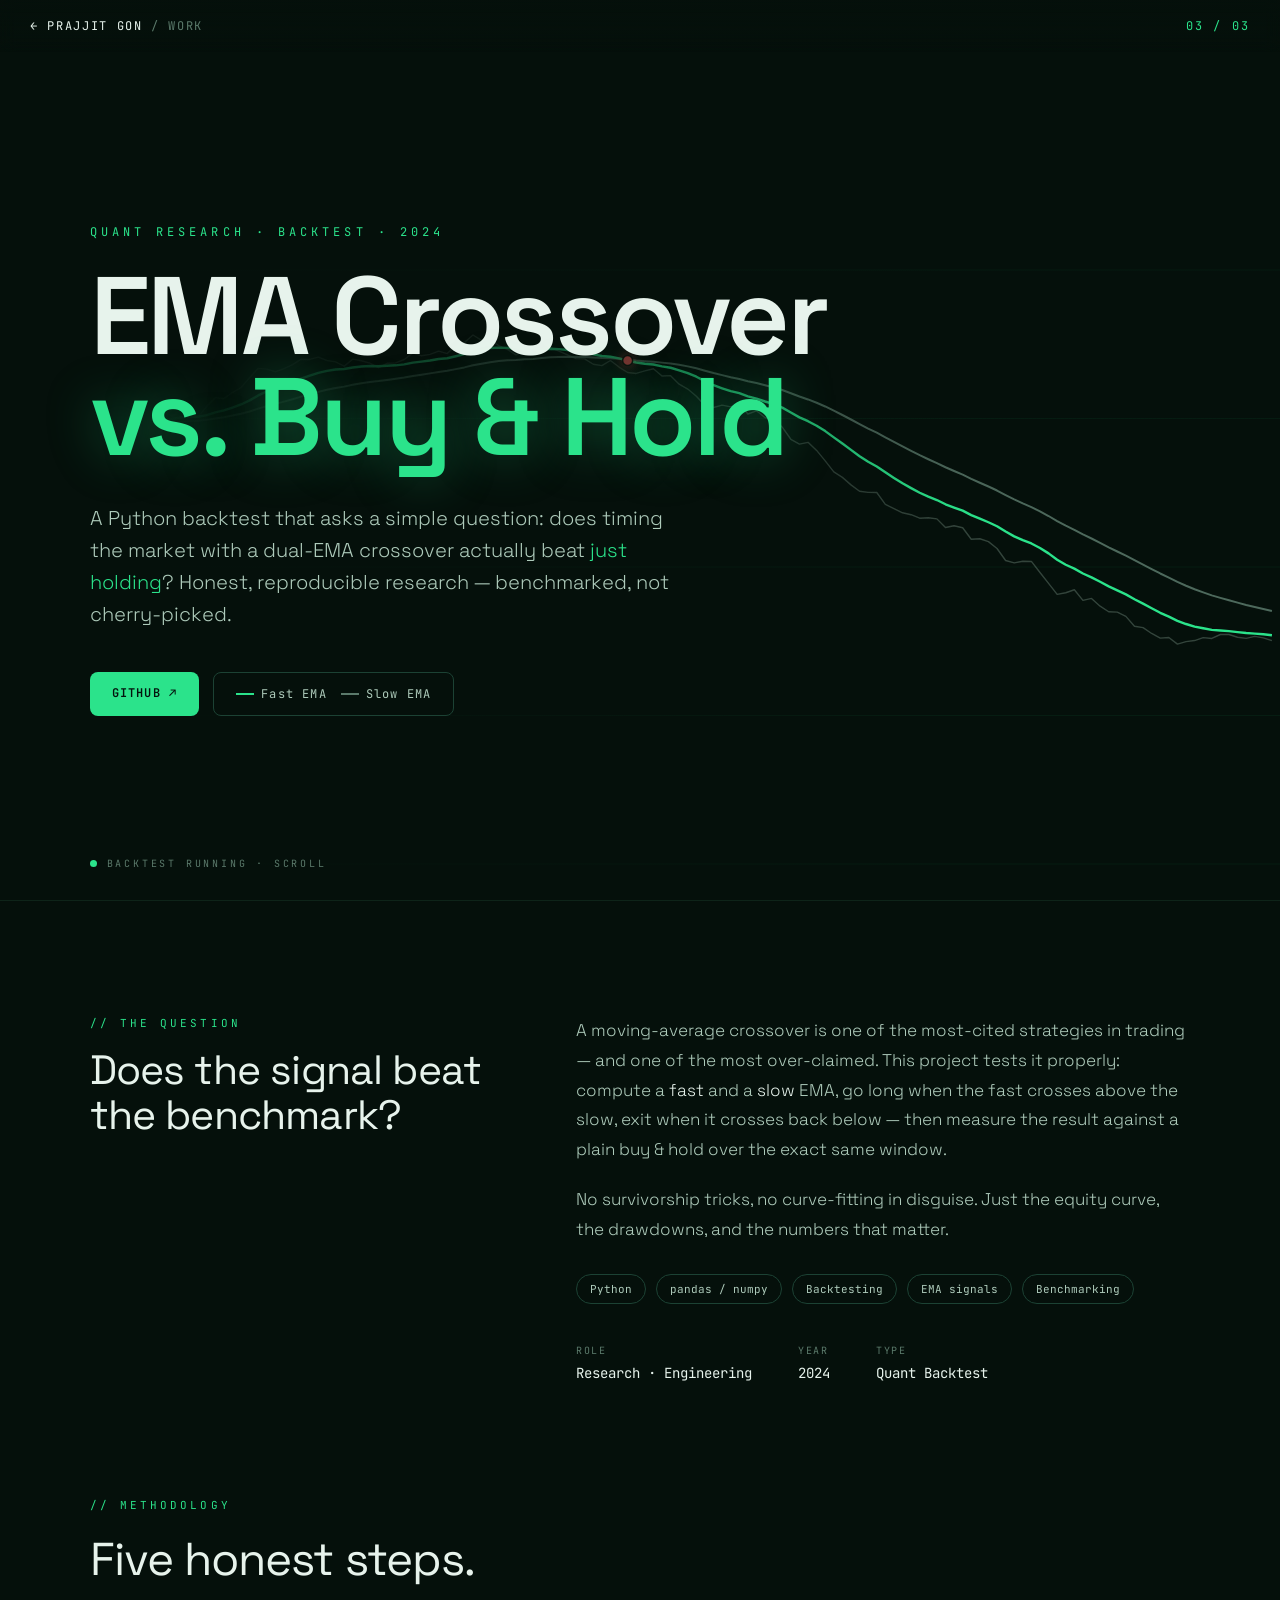
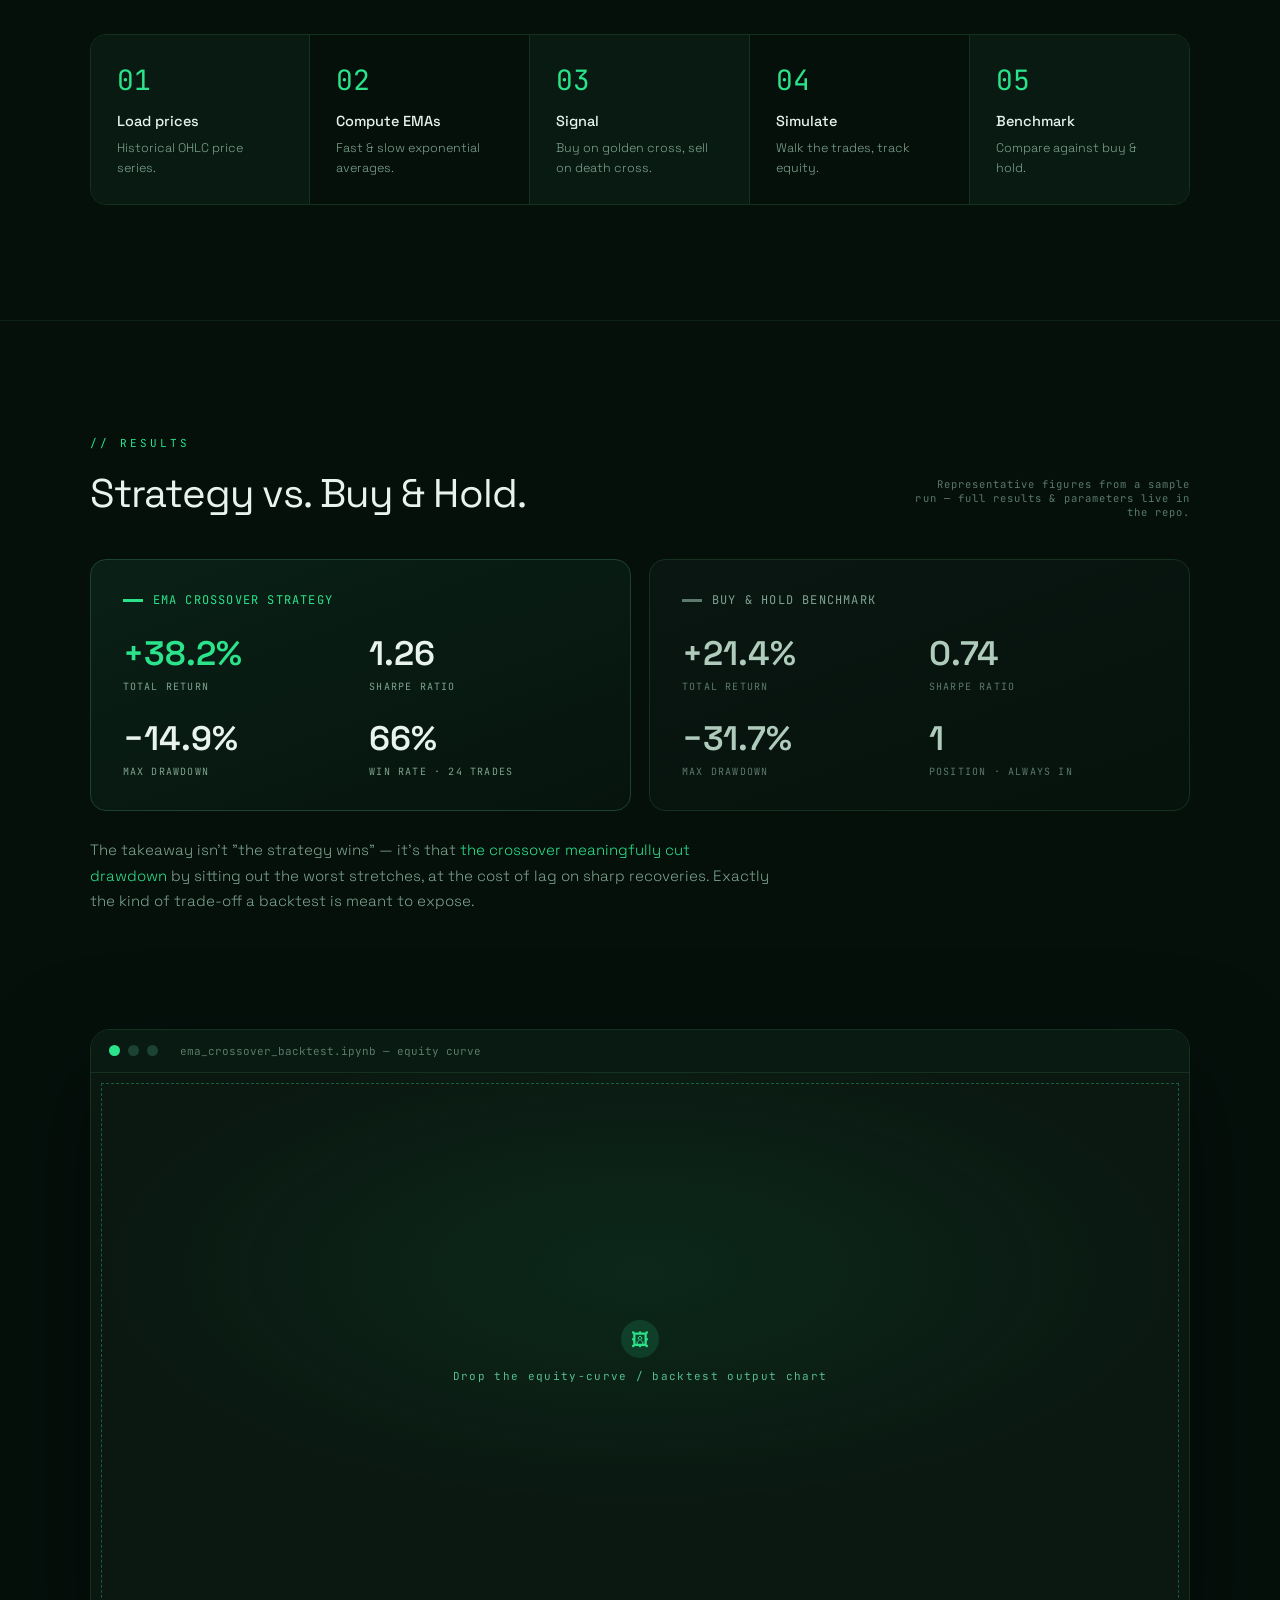
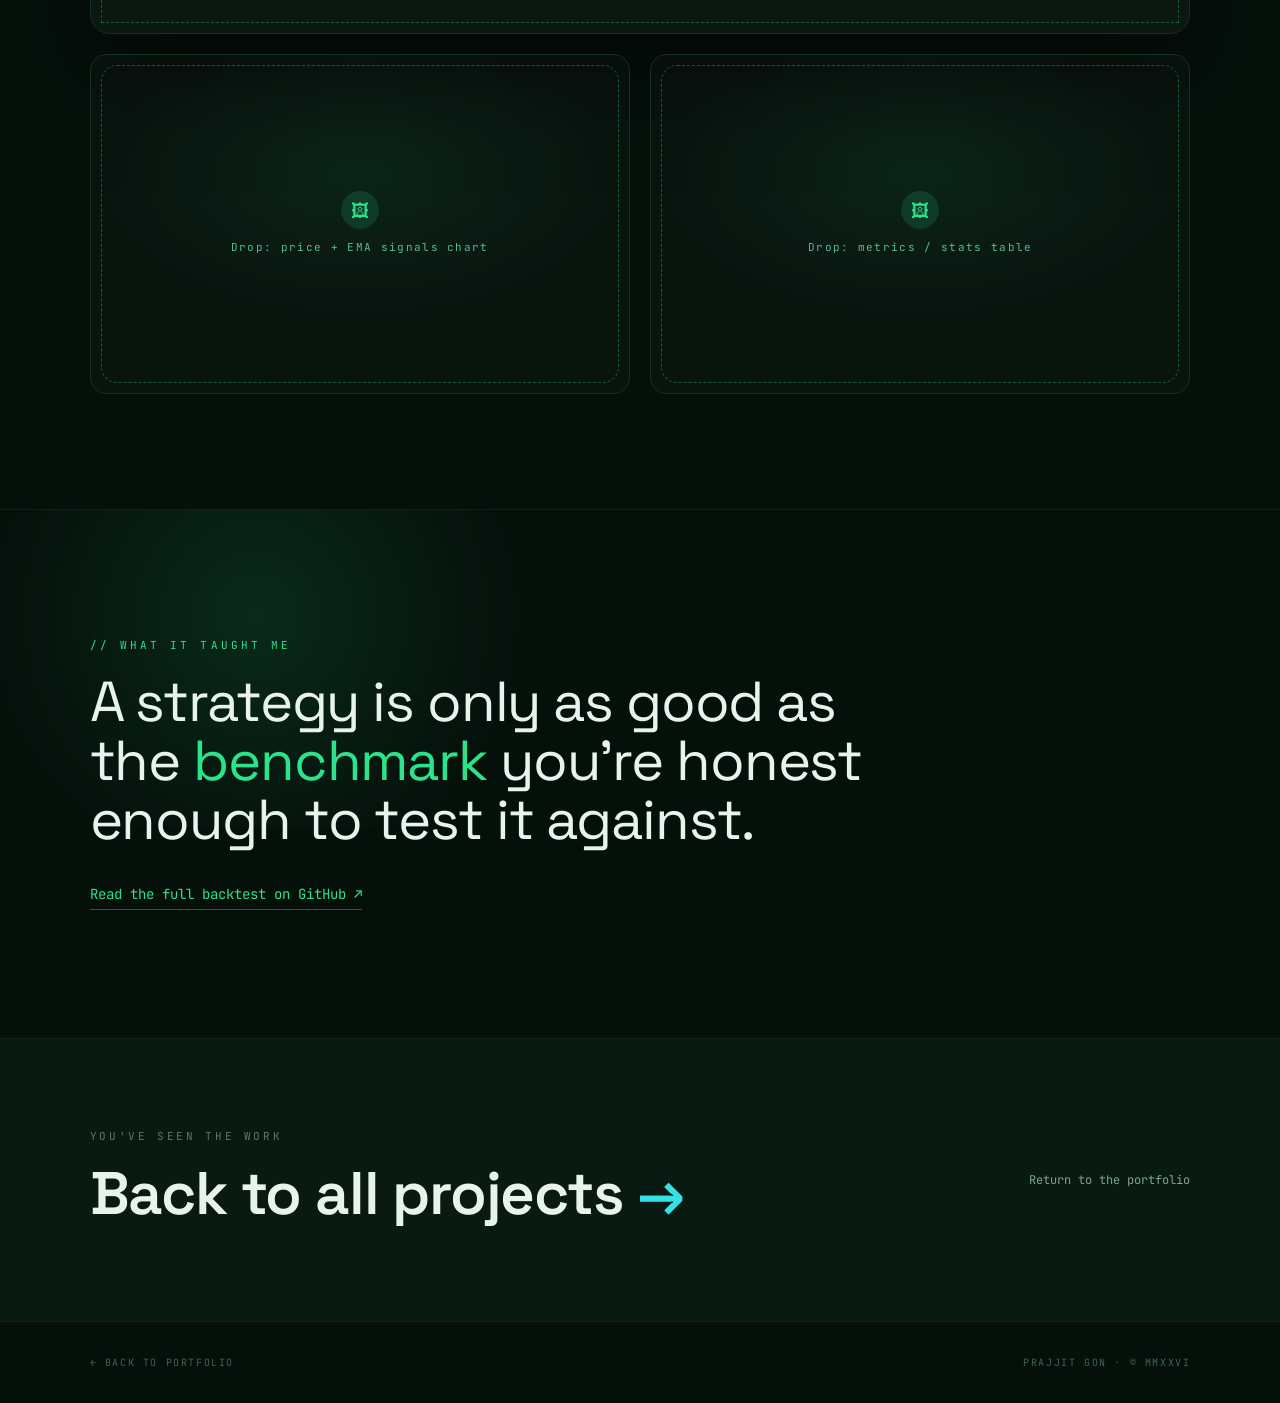
<file: ema-crossover.html>
<!DOCTYPE html>
<html lang="en">
<head>
<meta charset="utf-8">
<meta name="viewport" content="width=device-width, initial-scale=1">
<title>EMA Crossover vs. Buy &amp; Hold — Prajjit Gon</title>
<meta name="description" content="A Python backtest asking whether a dual-EMA crossover beats buy & hold. Honest, reproducible, benchmarked research.">
<link rel="preconnect" href="https://fonts.googleapis.com">
<link rel="preconnect" href="https://fonts.gstatic.com" crossorigin>
<link href="https://fonts.googleapis.com/css2?family=Space+Grotesk:wght@300;400;500;600;700&family=JetBrains+Mono:wght@400;500;700&display=swap" rel="stylesheet">
<link rel="stylesheet" href="assets/css/base.css">
<style>
  body{background:#05100b;color:#e7f3ec}
  ::selection{background:#2BE38B;color:#04130d}
  @keyframes emblink{0%,100%{opacity:1}50%{opacity:.2}}
</style>
</head>
<body>

<div style="position:relative;width:100%;background:#05100b;">

  <header style="position:fixed;top:0;left:0;right:0;z-index:80;display:flex;align-items:center;justify-content:space-between;padding:18px 30px;backdrop-filter:blur(8px);background:linear-gradient(#05100bcc,transparent);">
    <a href="index.html" style="font-family:'JetBrains Mono',monospace;font-size:12px;letter-spacing:.14em;color:#e7f3ec;display:flex;align-items:center;gap:8px;">← PRAJJIT&nbsp;GON <span style="color:#5b7a6b;">/ WORK</span></a>
    <span style="font-family:'JetBrains Mono',monospace;font-size:12px;letter-spacing:.18em;color:#2BE38B;">03 / 03</span>
  </header>

  <!-- HERO -->
  <section style="position:relative;min-height:100vh;display:flex;flex-direction:column;justify-content:center;padding:120px clamp(24px,7vw,110px) 80px;overflow:hidden;">
    <canvas data-chart style="position:absolute;inset:0;z-index:0;"></canvas>
    <div style="position:absolute;inset:0;z-index:1;background:linear-gradient(90deg,#05100b 12%,rgba(5,16,11,.5) 48%,transparent 75%),linear-gradient(0deg,transparent 40%,rgba(5,16,11,.4));pointer-events:none;"></div>
    <div style="position:relative;z-index:2;max-width:1100px;">
      <div style="font-family:'JetBrains Mono',monospace;font-size:12px;letter-spacing:.34em;color:#2BE38B;margin-bottom:26px;">QUANT&nbsp;RESEARCH&nbsp;·&nbsp;BACKTEST&nbsp;·&nbsp;2024</div>
      <h1 style="margin:0;font-weight:600;font-size:clamp(44px,8.6vw,128px);line-height:.92;letter-spacing:-.03em;">EMA Crossover<br><span style="color:#2BE38B;text-shadow:0 0 50px rgba(43,227,139,.35);">vs. Buy &amp; Hold</span></h1>
      <p style="margin:34px 0 0;max-width:600px;font-size:clamp(15px,1.8vw,20px);line-height:1.6;font-weight:300;color:#aecbbb;">A Python backtest that asks a simple question: does timing the market with a dual-EMA crossover actually beat <span style="color:#2BE38B;">just holding</span>? Honest, reproducible research — benchmarked, not cherry-picked.</p>
      <div style="display:flex;flex-wrap:wrap;gap:14px;margin-top:42px;font-family:'JetBrains Mono',monospace;font-size:12px;letter-spacing:.1em;">
        <a href="https://github.com/AlienatedParanoia/ema-crossover-backtest" target="_blank" rel="noopener" style="background:#2BE38B;color:#04130d;padding:13px 22px;border-radius:8px;font-weight:600;">GITHUB ↗</a>
        <span style="display:inline-flex;align-items:center;gap:14px;border:1px solid #1c4234;color:#aecbbb;padding:13px 22px;border-radius:8px;"><span style="display:inline-flex;align-items:center;gap:7px;"><span style="width:18px;height:2px;background:#2BE38B;"></span>Fast EMA</span><span style="display:inline-flex;align-items:center;gap:7px;"><span style="width:18px;height:2px;background:#5b7a6b;"></span>Slow EMA</span></span>
      </div>
    </div>
    <div style="position:absolute;bottom:30px;left:clamp(24px,7vw,110px);z-index:2;font-family:'JetBrains Mono',monospace;font-size:10px;letter-spacing:.28em;color:#5b7a6b;display:flex;align-items:center;gap:10px;"><span style="width:7px;height:7px;border-radius:50%;background:#2BE38B;animation:emblink 1.4s infinite;"></span>BACKTEST RUNNING · SCROLL</div>
  </section>

  <!-- OVERVIEW -->
  <section style="position:relative;padding:clamp(60px,9vw,130px) clamp(24px,7vw,110px);border-top:1px solid #0e2419;">
    <div data-reveal style="display:grid;grid-template-columns:.8fr 1.2fr;gap:clamp(30px,6vw,90px);align-items:start;">
      <div>
        <div style="font-family:'JetBrains Mono',monospace;font-size:11px;letter-spacing:.28em;color:#2BE38B;margin-bottom:18px;">// THE QUESTION</div>
        <h2 style="margin:0;font-weight:400;font-size:clamp(26px,3.2vw,42px);line-height:1.1;letter-spacing:-.02em;">Does the signal beat the benchmark?</h2>
      </div>
      <div>
        <p style="margin:0;font-size:17px;line-height:1.75;font-weight:300;color:#aecbbb;">A moving-average crossover is one of the most-cited strategies in trading — and one of the most over-claimed. This project tests it properly: compute a <span style="color:#e7f3ec;">fast</span> and a <span style="color:#e7f3ec;">slow</span> EMA, go long when the fast crosses above the slow, exit when it crosses back below — then measure the result against a plain buy &amp; hold over the exact same window.</p>
        <p style="margin:20px 0 0;font-size:17px;line-height:1.75;font-weight:300;color:#aecbbb;">No survivorship tricks, no curve-fitting in disguise. Just the equity curve, the drawdowns, and the numbers that matter.</p>
        <div style="display:flex;flex-wrap:wrap;gap:10px;margin-top:30px;font-family:'JetBrains Mono',monospace;font-size:11px;">
          <span style="border:1px solid #1c4234;color:#aecbbb;padding:7px 13px;border-radius:30px;">Python</span>
          <span style="border:1px solid #1c4234;color:#aecbbb;padding:7px 13px;border-radius:30px;">pandas / numpy</span>
          <span style="border:1px solid #1c4234;color:#aecbbb;padding:7px 13px;border-radius:30px;">Backtesting</span>
          <span style="border:1px solid #1c4234;color:#aecbbb;padding:7px 13px;border-radius:30px;">EMA signals</span>
          <span style="border:1px solid #1c4234;color:#aecbbb;padding:7px 13px;border-radius:30px;">Benchmarking</span>
        </div>
        <div style="display:flex;gap:46px;margin-top:40px;font-family:'JetBrains Mono',monospace;">
          <div><div style="font-size:10px;letter-spacing:.16em;color:#5b7a6b;margin-bottom:7px;">ROLE</div><div style="font-size:14px;">Research · Engineering</div></div>
          <div><div style="font-size:10px;letter-spacing:.16em;color:#5b7a6b;margin-bottom:7px;">YEAR</div><div style="font-size:14px;">2024</div></div>
          <div><div style="font-size:10px;letter-spacing:.16em;color:#5b7a6b;margin-bottom:7px;">TYPE</div><div style="font-size:14px;">Quant Backtest</div></div>
        </div>
      </div>
    </div>
  </section>

  <!-- METHODOLOGY -->
  <section style="position:relative;padding:0 clamp(24px,7vw,110px) clamp(60px,9vw,130px);">
    <div data-reveal style="margin-bottom:46px;">
      <div style="font-family:'JetBrains Mono',monospace;font-size:11px;letter-spacing:.28em;color:#2BE38B;margin-bottom:18px;">// METHODOLOGY</div>
      <h2 style="margin:0;font-weight:400;font-size:clamp(26px,3.6vw,48px);letter-spacing:-.02em;">Five honest steps.</h2>
    </div>
    <div data-reveal style="display:grid;grid-template-columns:repeat(5,1fr);gap:0;border:1px solid #15311f;border-radius:16px;overflow:hidden;">
      <div style="padding:26px;border-right:1px solid #15311f;background:#081a11;"><div style="font-family:'JetBrains Mono',monospace;font-size:28px;color:#2BE38B;">01</div><div style="font-size:14.5px;font-weight:500;margin-top:14px;">Load prices</div><p style="margin:8px 0 0;font-size:12.5px;line-height:1.6;color:#7ea391;font-weight:300;">Historical OHLC price series.</p></div>
      <div style="padding:26px;border-right:1px solid #15311f;"><div style="font-family:'JetBrains Mono',monospace;font-size:28px;color:#2BE38B;">02</div><div style="font-size:14.5px;font-weight:500;margin-top:14px;">Compute EMAs</div><p style="margin:8px 0 0;font-size:12.5px;line-height:1.6;color:#7ea391;font-weight:300;">Fast &amp; slow exponential averages.</p></div>
      <div style="padding:26px;border-right:1px solid #15311f;background:#081a11;"><div style="font-family:'JetBrains Mono',monospace;font-size:28px;color:#2BE38B;">03</div><div style="font-size:14.5px;font-weight:500;margin-top:14px;">Signal</div><p style="margin:8px 0 0;font-size:12.5px;line-height:1.6;color:#7ea391;font-weight:300;">Buy on golden cross, sell on death cross.</p></div>
      <div style="padding:26px;border-right:1px solid #15311f;"><div style="font-family:'JetBrains Mono',monospace;font-size:28px;color:#2BE38B;">04</div><div style="font-size:14.5px;font-weight:500;margin-top:14px;">Simulate</div><p style="margin:8px 0 0;font-size:12.5px;line-height:1.6;color:#7ea391;font-weight:300;">Walk the trades, track equity.</p></div>
      <div style="padding:26px;background:#081a11;"><div style="font-family:'JetBrains Mono',monospace;font-size:28px;color:#2BE38B;">05</div><div style="font-size:14.5px;font-weight:500;margin-top:14px;">Benchmark</div><p style="margin:8px 0 0;font-size:12.5px;line-height:1.6;color:#7ea391;font-weight:300;">Compare against buy &amp; hold.</p></div>
    </div>
  </section>

  <!-- RESULTS -->
  <section style="position:relative;padding:clamp(60px,9vw,130px) clamp(24px,7vw,110px);border-top:1px solid #0e2419;">
    <div data-reveal style="margin-bottom:40px;display:flex;justify-content:space-between;align-items:flex-end;flex-wrap:wrap;gap:14px;">
      <div>
        <div style="font-family:'JetBrains Mono',monospace;font-size:11px;letter-spacing:.28em;color:#2BE38B;margin-bottom:18px;">// RESULTS</div>
        <h2 style="margin:0;font-weight:400;font-size:clamp(24px,3.2vw,40px);letter-spacing:-.02em;">Strategy vs. Buy &amp; Hold.</h2>
      </div>
      <span style="font-family:'JetBrains Mono',monospace;font-size:10.5px;letter-spacing:.1em;color:#5b7a6b;max-width:280px;text-align:right;">Representative figures from a sample run — full results &amp; parameters live in the repo.</span>
    </div>
    <div data-reveal style="display:grid;grid-template-columns:1fr 1fr;gap:18px;">
      <div style="border:1px solid #1c4234;border-radius:16px;padding:32px;background:linear-gradient(160deg,#0a2016,#06140d);">
        <div style="display:flex;align-items:center;gap:10px;margin-bottom:24px;"><span style="width:20px;height:3px;background:#2BE38B;"></span><span style="font-family:'JetBrains Mono',monospace;font-size:12px;letter-spacing:.1em;color:#2BE38B;">EMA CROSSOVER STRATEGY</span></div>
        <div style="display:grid;grid-template-columns:1fr 1fr;gap:24px 18px;">
          <div><div style="font-size:34px;font-weight:600;color:#2BE38B;">+38.2%</div><div style="font-family:'JetBrains Mono',monospace;font-size:10px;letter-spacing:.12em;color:#7ea391;margin-top:5px;">TOTAL RETURN</div></div>
          <div><div style="font-size:34px;font-weight:600;">1.26</div><div style="font-family:'JetBrains Mono',monospace;font-size:10px;letter-spacing:.12em;color:#7ea391;margin-top:5px;">SHARPE RATIO</div></div>
          <div><div style="font-size:34px;font-weight:600;">−14.9%</div><div style="font-family:'JetBrains Mono',monospace;font-size:10px;letter-spacing:.12em;color:#7ea391;margin-top:5px;">MAX DRAWDOWN</div></div>
          <div><div style="font-size:34px;font-weight:600;">66%</div><div style="font-family:'JetBrains Mono',monospace;font-size:10px;letter-spacing:.12em;color:#7ea391;margin-top:5px;">WIN RATE · 24 TRADES</div></div>
        </div>
      </div>
      <div style="border:1px solid #15311f;border-radius:16px;padding:32px;background:linear-gradient(160deg,#0a1611,#06120c);">
        <div style="display:flex;align-items:center;gap:10px;margin-bottom:24px;"><span style="width:20px;height:3px;background:#5b7a6b;"></span><span style="font-family:'JetBrains Mono',monospace;font-size:12px;letter-spacing:.1em;color:#7ea391;">BUY &amp; HOLD BENCHMARK</span></div>
        <div style="display:grid;grid-template-columns:1fr 1fr;gap:24px 18px;">
          <div><div style="font-size:34px;font-weight:600;color:#aecbbb;">+21.4%</div><div style="font-family:'JetBrains Mono',monospace;font-size:10px;letter-spacing:.12em;color:#5b7a6b;margin-top:5px;">TOTAL RETURN</div></div>
          <div><div style="font-size:34px;font-weight:600;color:#aecbbb;">0.74</div><div style="font-family:'JetBrains Mono',monospace;font-size:10px;letter-spacing:.12em;color:#5b7a6b;margin-top:5px;">SHARPE RATIO</div></div>
          <div><div style="font-size:34px;font-weight:600;color:#aecbbb;">−31.7%</div><div style="font-family:'JetBrains Mono',monospace;font-size:10px;letter-spacing:.12em;color:#5b7a6b;margin-top:5px;">MAX DRAWDOWN</div></div>
          <div><div style="font-size:34px;font-weight:600;color:#aecbbb;">1</div><div style="font-family:'JetBrains Mono',monospace;font-size:10px;letter-spacing:.12em;color:#5b7a6b;margin-top:5px;">POSITION · ALWAYS IN</div></div>
        </div>
      </div>
    </div>
    <p data-reveal style="margin:26px 0 0;max-width:680px;font-size:15px;line-height:1.7;font-weight:300;color:#7ea391;">The takeaway isn't "the strategy wins" — it's that <span style="color:#2BE38B;">the crossover meaningfully cut drawdown</span> by sitting out the worst stretches, at the cost of lag on sharp recoveries. Exactly the kind of trade-off a backtest is meant to expose.</p>
  </section>

  <!-- SHOWCASE -->
  <section style="position:relative;padding:0 clamp(24px,7vw,110px) clamp(60px,9vw,130px);">
    <div data-reveal style="position:relative;border-radius:20px;overflow:hidden;border:1px solid #15311f;background:#06140d;box-shadow:0 40px 100px rgba(0,0,0,.5);">
      <div style="display:flex;align-items:center;gap:8px;padding:14px 18px;border-bottom:1px solid #15311f;background:#081a11;">
        <span style="width:11px;height:11px;border-radius:50%;background:#2BE38B;"></span>
        <span style="width:11px;height:11px;border-radius:50%;background:#1c4234;"></span>
        <span style="width:11px;height:11px;border-radius:50%;background:#1c4234;"></span>
        <span style="margin-left:14px;font-family:'JetBrains Mono',monospace;font-size:11px;color:#5b7a6b;">ema_crossover_backtest.ipynb — equity curve</span>
      </div>
      <div class="img-slot" style="--accent:#2BE38B;width:100%;height:clamp(300px,44vw,560px);">
        <span class="img-slot__icon">🖼</span>
        <span class="img-slot__caption">Drop the equity-curve / backtest output chart</span>
      </div>
    </div>
    <div data-reveal style="display:grid;grid-template-columns:1fr 1fr;gap:20px;margin-top:20px;">
      <div class="img-slot" style="--accent:#2BE38B;width:100%;height:clamp(220px,30vw,340px);border:1px solid #15311f;border-radius:16px;">
        <span class="img-slot__icon">🖼</span>
        <span class="img-slot__caption">Drop: price + EMA signals chart</span>
      </div>
      <div class="img-slot" style="--accent:#2BE38B;width:100%;height:clamp(220px,30vw,340px);border:1px solid #15311f;border-radius:16px;">
        <span class="img-slot__icon">🖼</span>
        <span class="img-slot__caption">Drop: metrics / stats table</span>
      </div>
    </div>
  </section>

  <!-- OUTCOME -->
  <section style="position:relative;padding:clamp(70px,10vw,140px) clamp(24px,7vw,110px);border-top:1px solid #0e2419;overflow:hidden;">
    <div style="position:absolute;top:-20%;left:-5%;width:50%;height:80%;background:radial-gradient(circle,rgba(43,227,139,.12),transparent 70%);pointer-events:none;"></div>
    <div data-reveal style="position:relative;z-index:2;max-width:780px;">
      <div style="font-family:'JetBrains Mono',monospace;font-size:11px;letter-spacing:.28em;color:#2BE38B;margin-bottom:20px;">// WHAT IT TAUGHT ME</div>
      <h2 style="margin:0;font-weight:400;font-size:clamp(28px,4.4vw,58px);line-height:1.05;letter-spacing:-.02em;">A strategy is only as good as the <span style="color:#2BE38B;">benchmark</span> you're honest enough to test it against.</h2>
      <a href="https://github.com/AlienatedParanoia/ema-crossover-backtest" target="_blank" rel="noopener" style="display:inline-flex;align-items:center;gap:10px;margin-top:36px;font-family:'JetBrains Mono',monospace;font-size:14px;color:#2BE38B;border-bottom:1px solid rgba(43,227,139,.4);padding-bottom:6px;">Read the full backtest on GitHub ↗</a>
    </div>
  </section>

  <!-- NEXT -->
  <a href="index.html" style="display:block;position:relative;padding:clamp(50px,7vw,90px) clamp(24px,7vw,110px);border-top:1px solid #0e2419;background:#081a11;">
    <div style="display:flex;justify-content:space-between;align-items:center;flex-wrap:wrap;gap:16px;">
      <div>
        <div style="font-family:'JetBrains Mono',monospace;font-size:11px;letter-spacing:.24em;color:#5b7a6b;margin-bottom:12px;">YOU'VE SEEN THE WORK</div>
        <div style="font-size:clamp(28px,5vw,60px);font-weight:600;letter-spacing:-.02em;color:#e7f3ec;">Back to all projects <span style="color:#36E0E6;">→</span></div>
      </div>
      <span style="font-family:'JetBrains Mono',monospace;font-size:12px;color:#7ea391;">Return to the portfolio</span>
    </div>
  </a>

  <footer style="padding:34px clamp(24px,7vw,110px);border-top:1px solid #0e2419;display:flex;justify-content:space-between;flex-wrap:wrap;gap:12px;font-family:'JetBrains Mono',monospace;font-size:10px;letter-spacing:.16em;color:#436154;">
    <a href="index.html">← BACK TO PORTFOLIO</a>
    <span>PRAJJIT GON · © MMXXVI</span>
  </footer>

</div>

<script src="assets/js/ema.js"></script>
</body>
</html>
</file>
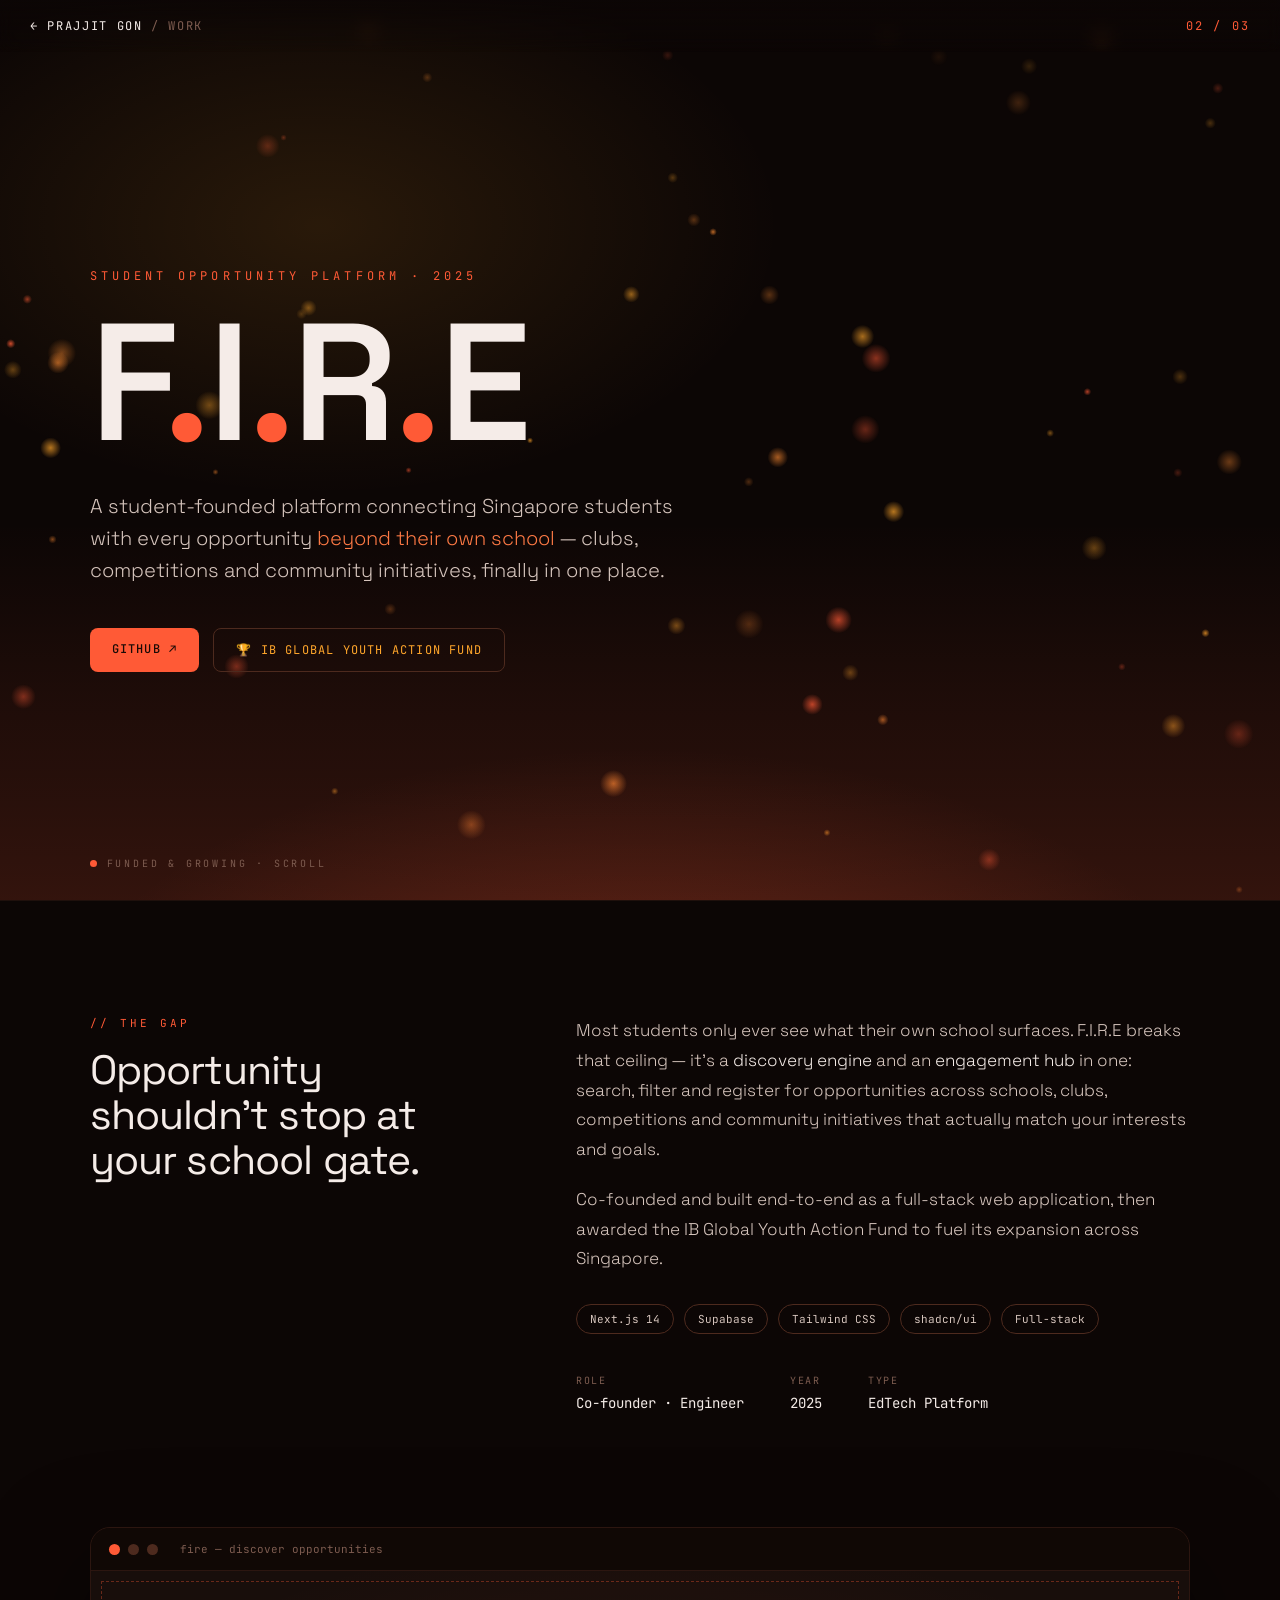
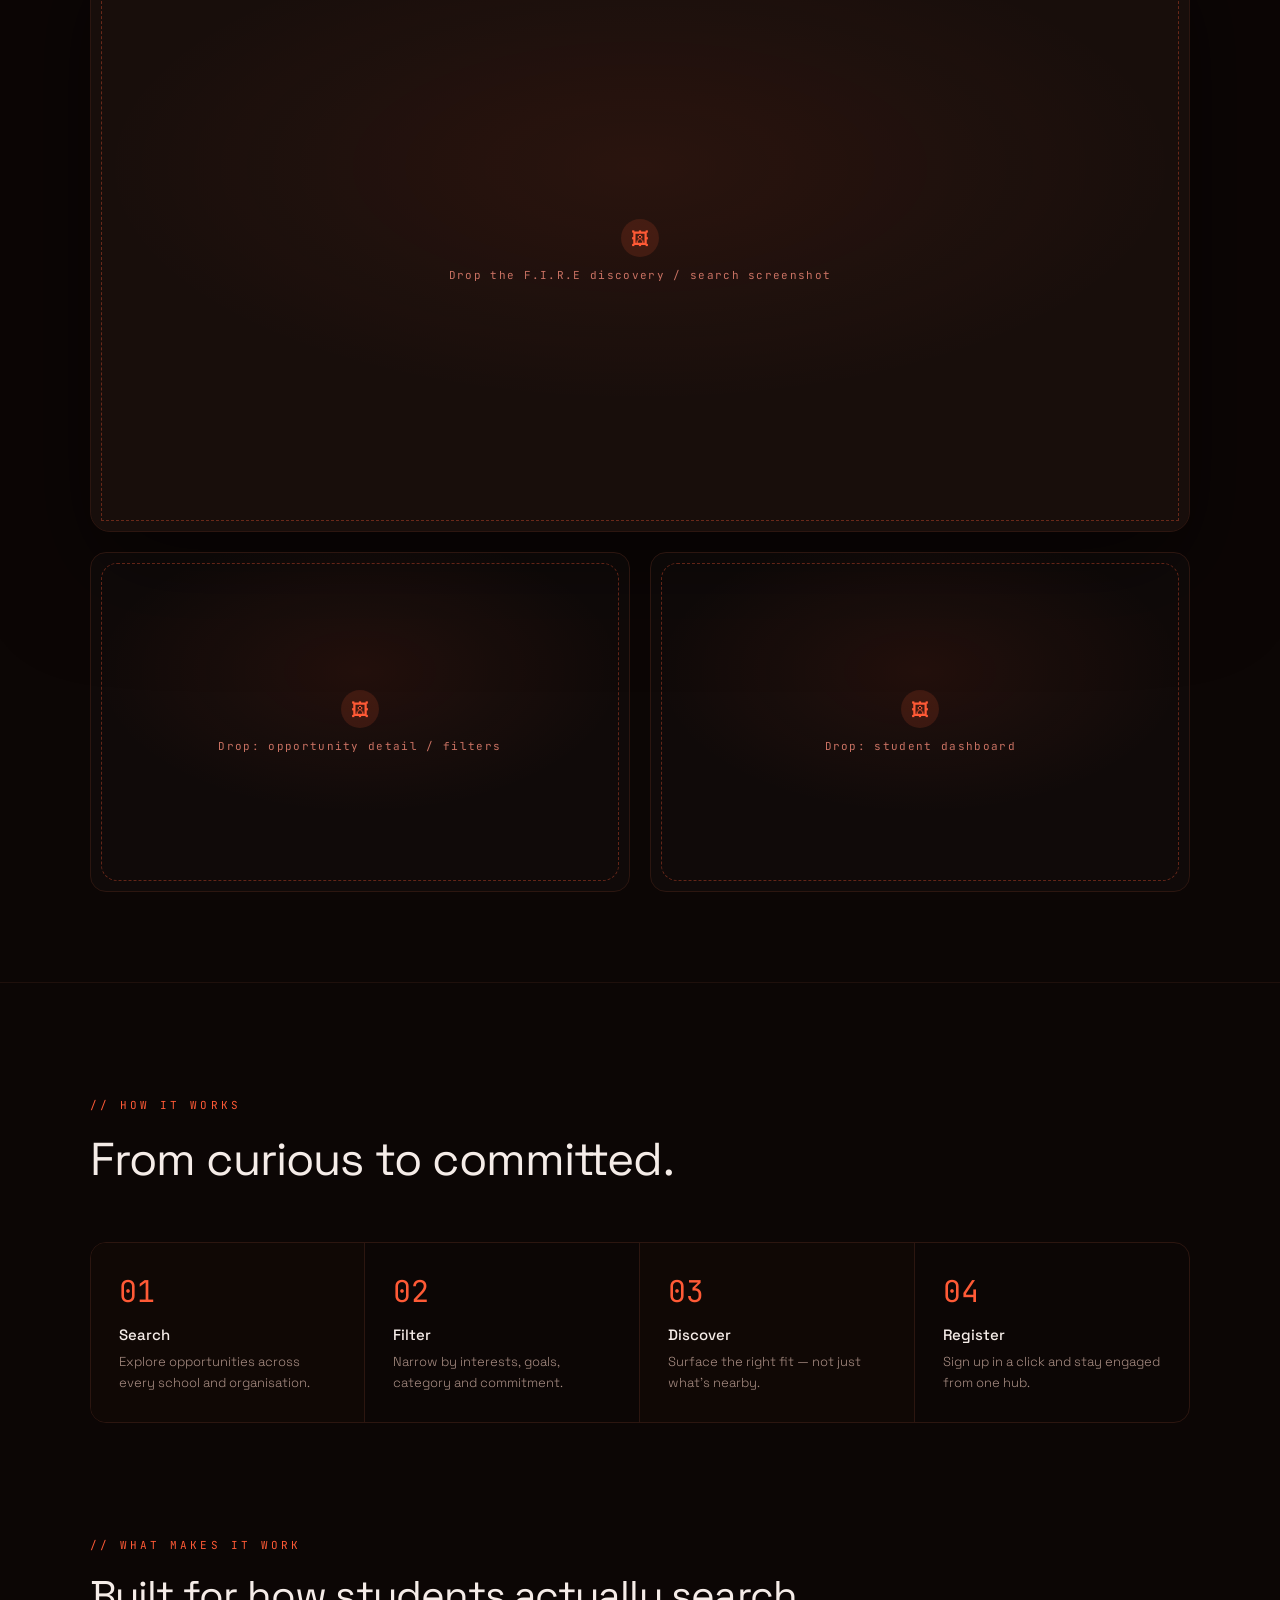
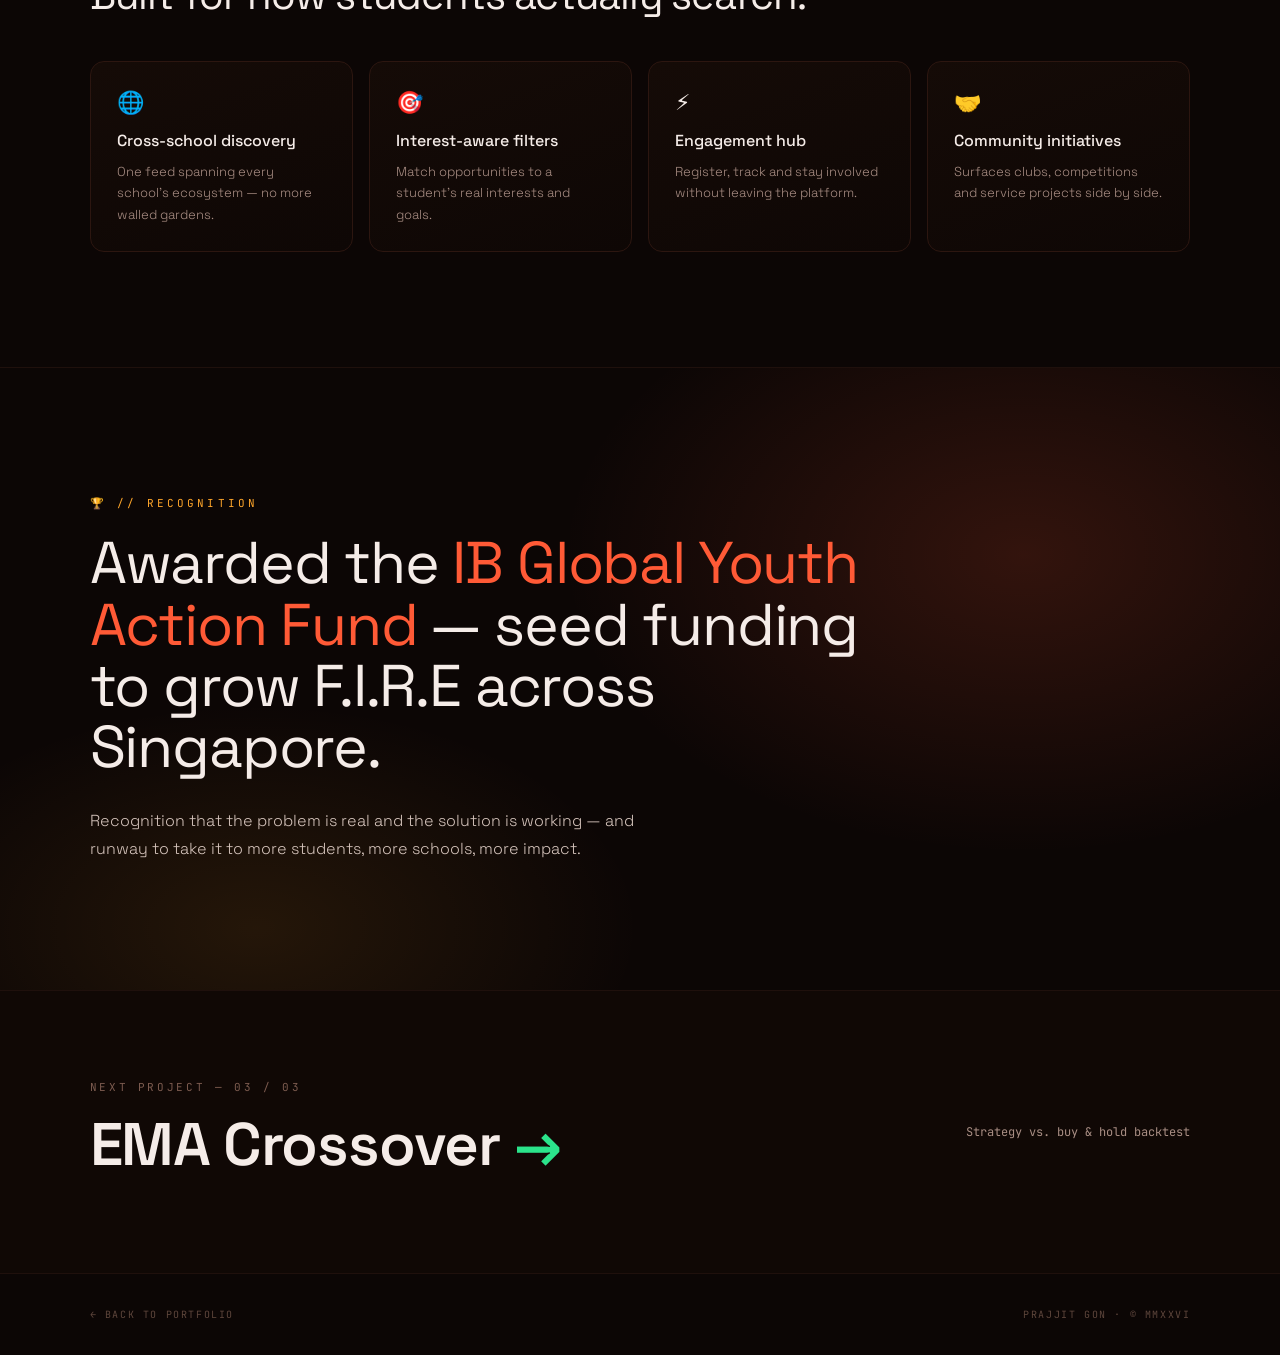
<file: fire.html>
<!DOCTYPE html>
<html lang="en">
<head>
<meta charset="utf-8">
<meta name="viewport" content="width=device-width, initial-scale=1">
<title>F.I.R.E — Prajjit Gon</title>
<meta name="description" content="F.I.R.E — a student-founded platform connecting Singapore students with every opportunity beyond their own school. Awarded the IB Global Youth Action Fund.">
<link rel="preconnect" href="https://fonts.googleapis.com">
<link rel="preconnect" href="https://fonts.gstatic.com" crossorigin>
<link href="https://fonts.googleapis.com/css2?family=Space+Grotesk:wght@300;400;500;600;700&family=JetBrains+Mono:wght@400;500;700&display=swap" rel="stylesheet">
<link rel="stylesheet" href="assets/css/base.css">
<style>
  body{background:#0c0605;color:#f5ece8}
  ::selection{background:#FF5A36;color:#1a0a06}
  @keyframes frshimmer{0%,100%{opacity:.5;transform:scaleY(1)}50%{opacity:.85;transform:scaleY(1.08)}}
  @keyframes frblink{0%,100%{opacity:1}50%{opacity:.2}}
</style>
</head>
<body>

<div style="position:relative;width:100%;background:#0c0605;">

  <header style="position:fixed;top:0;left:0;right:0;z-index:80;display:flex;align-items:center;justify-content:space-between;padding:18px 30px;backdrop-filter:blur(8px);background:linear-gradient(#0c0605cc,transparent);">
    <a href="index.html" style="font-family:'JetBrains Mono',monospace;font-size:12px;letter-spacing:.14em;color:#f5ece8;display:flex;align-items:center;gap:8px;">← PRAJJIT&nbsp;GON <span style="color:#7d5c50;">/ WORK</span></a>
    <span style="font-family:'JetBrains Mono',monospace;font-size:12px;letter-spacing:.18em;color:#FF5A36;">02 / 03</span>
  </header>

  <!-- HERO -->
  <section style="position:relative;min-height:100vh;display:flex;flex-direction:column;justify-content:center;padding:120px clamp(24px,7vw,110px) 80px;overflow:hidden;">
    <canvas data-fx style="position:absolute;inset:0;z-index:0;"></canvas>
    <div style="position:absolute;inset:0;z-index:1;background:radial-gradient(ellipse 80% 60% at 50% 118%, rgba(255,90,54,.28), transparent 58%),radial-gradient(ellipse 60% 50% at 25% 25%, rgba(255,166,43,.12), transparent 60%);pointer-events:none;"></div>
    <div data-shimmer style="position:absolute;left:0;right:0;bottom:0;height:42vh;z-index:1;background:linear-gradient(0deg,rgba(255,90,54,.16),transparent);transform-origin:bottom;animation:frshimmer 4s ease-in-out infinite;pointer-events:none;"></div>
    <div style="position:relative;z-index:2;max-width:1100px;">
      <div style="font-family:'JetBrains Mono',monospace;font-size:12px;letter-spacing:.34em;color:#FF5A36;margin-bottom:26px;">STUDENT&nbsp;OPPORTUNITY&nbsp;PLATFORM&nbsp;·&nbsp;2025</div>
      <h1 style="margin:0;font-weight:600;font-size:clamp(56px,13vw,190px);line-height:.88;letter-spacing:-.02em;">F<span style="color:#FF5A36;">.</span>I<span style="color:#FF5A36;">.</span>R<span style="color:#FF5A36;">.</span>E</h1>
      <p style="margin:34px 0 0;max-width:620px;font-size:clamp(15px,1.8vw,20px);line-height:1.6;font-weight:300;color:#d6c5bd;">A student-founded platform connecting Singapore students with every opportunity <span style="color:#FF7A45;">beyond their own school</span> — clubs, competitions and community initiatives, finally in one place.</p>
      <div style="display:flex;flex-wrap:wrap;gap:14px;margin-top:42px;font-family:'JetBrains Mono',monospace;font-size:12px;letter-spacing:.1em;">
        <a href="https://github.com/AlienatedParanoia/fire-ibgyaf" target="_blank" rel="noopener" style="background:#FF5A36;color:#1a0a06;padding:13px 22px;border-radius:8px;font-weight:500;">GITHUB ↗</a>
        <span style="display:inline-flex;align-items:center;gap:9px;border:1px solid #4d2a1e;color:#FFA62B;padding:13px 22px;border-radius:8px;">🏆 IB GLOBAL YOUTH ACTION FUND</span>
      </div>
    </div>
    <div style="position:absolute;bottom:30px;left:clamp(24px,7vw,110px);z-index:2;font-family:'JetBrains Mono',monospace;font-size:10px;letter-spacing:.28em;color:#7d5c50;display:flex;align-items:center;gap:10px;"><span style="width:7px;height:7px;border-radius:50%;background:#FF5A36;animation:frblink 1.4s infinite;"></span>FUNDED &amp; GROWING · SCROLL</div>
  </section>

  <!-- OVERVIEW -->
  <section style="position:relative;padding:clamp(60px,9vw,130px) clamp(24px,7vw,110px);border-top:1px solid #1f100c;">
    <div data-reveal style="display:grid;grid-template-columns:.8fr 1.2fr;gap:clamp(30px,6vw,90px);align-items:start;">
      <div>
        <div style="font-family:'JetBrains Mono',monospace;font-size:11px;letter-spacing:.28em;color:#FF5A36;margin-bottom:18px;">// THE GAP</div>
        <h2 style="margin:0;font-weight:400;font-size:clamp(26px,3.2vw,42px);line-height:1.1;letter-spacing:-.02em;">Opportunity shouldn't stop at your school gate.</h2>
      </div>
      <div>
        <p style="margin:0;font-size:17px;line-height:1.75;font-weight:300;color:#d6c5bd;">Most students only ever see what their own school surfaces. F.I.R.E breaks that ceiling — it's a <span style="color:#f5ece8;">discovery engine</span> and an <span style="color:#f5ece8;">engagement hub</span> in one: search, filter and register for opportunities across schools, clubs, competitions and community initiatives that actually match your interests and goals.</p>
        <p style="margin:20px 0 0;font-size:17px;line-height:1.75;font-weight:300;color:#d6c5bd;">Co-founded and built end-to-end as a full-stack web application, then awarded the IB Global Youth Action Fund to fuel its expansion across Singapore.</p>
        <div style="display:flex;flex-wrap:wrap;gap:10px;margin-top:30px;font-family:'JetBrains Mono',monospace;font-size:11px;">
          <span style="border:1px solid #4d2a1e;color:#d6c5bd;padding:7px 13px;border-radius:30px;">Next.js 14</span>
          <span style="border:1px solid #4d2a1e;color:#d6c5bd;padding:7px 13px;border-radius:30px;">Supabase</span>
          <span style="border:1px solid #4d2a1e;color:#d6c5bd;padding:7px 13px;border-radius:30px;">Tailwind CSS</span>
          <span style="border:1px solid #4d2a1e;color:#d6c5bd;padding:7px 13px;border-radius:30px;">shadcn/ui</span>
          <span style="border:1px solid #4d2a1e;color:#d6c5bd;padding:7px 13px;border-radius:30px;">Full-stack</span>
        </div>
        <div style="display:flex;gap:46px;margin-top:40px;font-family:'JetBrains Mono',monospace;">
          <div><div style="font-size:10px;letter-spacing:.16em;color:#7d5c50;margin-bottom:7px;">ROLE</div><div style="font-size:14px;">Co-founder · Engineer</div></div>
          <div><div style="font-size:10px;letter-spacing:.16em;color:#7d5c50;margin-bottom:7px;">YEAR</div><div style="font-size:14px;">2025</div></div>
          <div><div style="font-size:10px;letter-spacing:.16em;color:#7d5c50;margin-bottom:7px;">TYPE</div><div style="font-size:14px;">EdTech Platform</div></div>
        </div>
      </div>
    </div>
  </section>

  <!-- SHOWCASE -->
  <section style="position:relative;padding:0 clamp(24px,7vw,110px) clamp(50px,7vw,90px);">
    <div data-reveal style="position:relative;border-radius:20px;overflow:hidden;border:1px solid #2c1610;background:#140a07;box-shadow:0 40px 100px rgba(0,0,0,.5);">
      <div style="display:flex;align-items:center;gap:8px;padding:14px 18px;border-bottom:1px solid #2c1610;background:#100805;">
        <span style="width:11px;height:11px;border-radius:50%;background:#FF5A36;"></span>
        <span style="width:11px;height:11px;border-radius:50%;background:#4d2a1e;"></span>
        <span style="width:11px;height:11px;border-radius:50%;background:#4d2a1e;"></span>
        <span style="margin-left:14px;font-family:'JetBrains Mono',monospace;font-size:11px;color:#7d5c50;">fire — discover opportunities</span>
      </div>
      <div class="img-slot" style="--accent:#FF5A36;width:100%;height:clamp(300px,44vw,560px);">
        <span class="img-slot__icon">🖼</span>
        <span class="img-slot__caption">Drop the F.I.R.E discovery / search screenshot</span>
      </div>
    </div>
    <div data-reveal style="display:grid;grid-template-columns:1fr 1fr;gap:20px;margin-top:20px;">
      <div class="img-slot" style="--accent:#FF5A36;width:100%;height:clamp(220px,30vw,340px);border:1px solid #2c1610;border-radius:16px;">
        <span class="img-slot__icon">🖼</span>
        <span class="img-slot__caption">Drop: opportunity detail / filters</span>
      </div>
      <div class="img-slot" style="--accent:#FF5A36;width:100%;height:clamp(220px,30vw,340px);border:1px solid #2c1610;border-radius:16px;">
        <span class="img-slot__icon">🖼</span>
        <span class="img-slot__caption">Drop: student dashboard</span>
      </div>
    </div>
  </section>

  <!-- HOW IT WORKS -->
  <section style="position:relative;padding:clamp(60px,9vw,130px) clamp(24px,7vw,110px);border-top:1px solid #1f100c;">
    <div data-reveal style="margin-bottom:54px;">
      <div style="font-family:'JetBrains Mono',monospace;font-size:11px;letter-spacing:.28em;color:#FF5A36;margin-bottom:18px;">// HOW IT WORKS</div>
      <h2 style="margin:0;font-weight:400;font-size:clamp(26px,3.6vw,48px);letter-spacing:-.02em;">From curious to committed.</h2>
    </div>
    <div data-reveal style="display:grid;grid-template-columns:repeat(4,1fr);gap:0;border:1px solid #2c1610;border-radius:16px;overflow:hidden;">
      <div style="padding:28px;border-right:1px solid #2c1610;background:#100805;"><div style="font-family:'JetBrains Mono',monospace;font-size:30px;color:#FF5A36;">01</div><div style="font-size:15px;font-weight:500;margin-top:14px;">Search</div><p style="margin:8px 0 0;font-size:13px;line-height:1.6;color:#a98e84;font-weight:300;">Explore opportunities across every school and organisation.</p></div>
      <div style="padding:28px;border-right:1px solid #2c1610;"><div style="font-family:'JetBrains Mono',monospace;font-size:30px;color:#FF5A36;">02</div><div style="font-size:15px;font-weight:500;margin-top:14px;">Filter</div><p style="margin:8px 0 0;font-size:13px;line-height:1.6;color:#a98e84;font-weight:300;">Narrow by interests, goals, category and commitment.</p></div>
      <div style="padding:28px;border-right:1px solid #2c1610;background:#100805;"><div style="font-family:'JetBrains Mono',monospace;font-size:30px;color:#FF5A36;">03</div><div style="font-size:15px;font-weight:500;margin-top:14px;">Discover</div><p style="margin:8px 0 0;font-size:13px;line-height:1.6;color:#a98e84;font-weight:300;">Surface the right fit — not just what's nearby.</p></div>
      <div style="padding:28px;"><div style="font-family:'JetBrains Mono',monospace;font-size:30px;color:#FF5A36;">04</div><div style="font-size:15px;font-weight:500;margin-top:14px;">Register</div><p style="margin:8px 0 0;font-size:13px;line-height:1.6;color:#a98e84;font-weight:300;">Sign up in a click and stay engaged from one hub.</p></div>
    </div>
  </section>

  <!-- FEATURES -->
  <section style="position:relative;padding:0 clamp(24px,7vw,110px) clamp(60px,9vw,130px);">
    <div data-reveal style="margin-bottom:40px;">
      <div style="font-family:'JetBrains Mono',monospace;font-size:11px;letter-spacing:.28em;color:#FF5A36;margin-bottom:18px;">// WHAT MAKES IT WORK</div>
      <h2 style="margin:0;font-weight:400;font-size:clamp(24px,3.2vw,40px);letter-spacing:-.02em;">Built for how students actually search.</h2>
    </div>
    <div data-reveal style="display:grid;grid-template-columns:repeat(auto-fit,minmax(240px,1fr));gap:16px;">
      <div style="border:1px solid #2c1610;border-radius:14px;padding:26px;background:linear-gradient(160deg,#150b07,#0e0705);"><div style="font-size:22px;margin-bottom:14px;">🌐</div><div style="font-size:16px;font-weight:500;">Cross-school discovery</div><p style="margin:10px 0 0;font-size:13px;line-height:1.65;color:#a98e84;font-weight:300;">One feed spanning every school's ecosystem — no more walled gardens.</p></div>
      <div style="border:1px solid #2c1610;border-radius:14px;padding:26px;background:linear-gradient(160deg,#150b07,#0e0705);"><div style="font-size:22px;margin-bottom:14px;">🎯</div><div style="font-size:16px;font-weight:500;">Interest-aware filters</div><p style="margin:10px 0 0;font-size:13px;line-height:1.65;color:#a98e84;font-weight:300;">Match opportunities to a student's real interests and goals.</p></div>
      <div style="border:1px solid #2c1610;border-radius:14px;padding:26px;background:linear-gradient(160deg,#150b07,#0e0705);"><div style="font-size:22px;margin-bottom:14px;">⚡</div><div style="font-size:16px;font-weight:500;">Engagement hub</div><p style="margin:10px 0 0;font-size:13px;line-height:1.65;color:#a98e84;font-weight:300;">Register, track and stay involved without leaving the platform.</p></div>
      <div style="border:1px solid #2c1610;border-radius:14px;padding:26px;background:linear-gradient(160deg,#150b07,#0e0705);"><div style="font-size:22px;margin-bottom:14px;">🤝</div><div style="font-size:16px;font-weight:500;">Community initiatives</div><p style="margin:10px 0 0;font-size:13px;line-height:1.65;color:#a98e84;font-weight:300;">Surfaces clubs, competitions and service projects side by side.</p></div>
    </div>
  </section>

  <!-- AWARD -->
  <section style="position:relative;padding:clamp(70px,10vw,150px) clamp(24px,7vw,110px);border-top:1px solid #1f100c;overflow:hidden;">
    <div style="position:absolute;inset:0;background:radial-gradient(ellipse 60% 80% at 80% 30%, rgba(255,90,54,.16), transparent 60%),radial-gradient(ellipse 50% 60% at 20% 90%, rgba(255,166,43,.1), transparent 60%);pointer-events:none;"></div>
    <div data-reveal style="position:relative;z-index:2;max-width:840px;">
      <div style="font-family:'JetBrains Mono',monospace;font-size:11px;letter-spacing:.28em;color:#FFA62B;margin-bottom:22px;">🏆 // RECOGNITION</div>
      <h2 style="margin:0;font-weight:400;font-size:clamp(28px,4.6vw,62px);line-height:1.04;letter-spacing:-.02em;">Awarded the <span style="color:#FF5A36;">IB Global Youth Action Fund</span> — seed funding to grow F.I.R.E across Singapore.</h2>
      <p style="margin:30px 0 0;max-width:560px;font-size:16px;line-height:1.7;font-weight:300;color:#d6c5bd;">Recognition that the problem is real and the solution is working — and runway to take it to more students, more schools, more impact.</p>
    </div>
  </section>

  <!-- NEXT -->
  <a href="ema-crossover.html" style="display:block;position:relative;padding:clamp(50px,7vw,90px) clamp(24px,7vw,110px);border-top:1px solid #1f100c;background:#100805;">
    <div style="display:flex;justify-content:space-between;align-items:center;flex-wrap:wrap;gap:16px;">
      <div>
        <div style="font-family:'JetBrains Mono',monospace;font-size:11px;letter-spacing:.24em;color:#7d5c50;margin-bottom:12px;">NEXT PROJECT — 03 / 03</div>
        <div style="font-size:clamp(28px,5vw,60px);font-weight:600;letter-spacing:-.02em;color:#f5ece8;">EMA Crossover <span style="color:#2BE38B;">→</span></div>
      </div>
      <span style="font-family:'JetBrains Mono',monospace;font-size:12px;color:#a98e84;">Strategy vs. buy &amp; hold backtest</span>
    </div>
  </a>

  <footer style="padding:34px clamp(24px,7vw,110px);border-top:1px solid #1f100c;display:flex;justify-content:space-between;flex-wrap:wrap;gap:12px;font-family:'JetBrains Mono',monospace;font-size:10px;letter-spacing:.16em;color:#5e463c;">
    <a href="index.html">← BACK TO PORTFOLIO</a>
    <span>PRAJJIT GON · © MMXXVI</span>
  </footer>

</div>

<script src="assets/js/fire.js"></script>
</body>
</html>
</file>
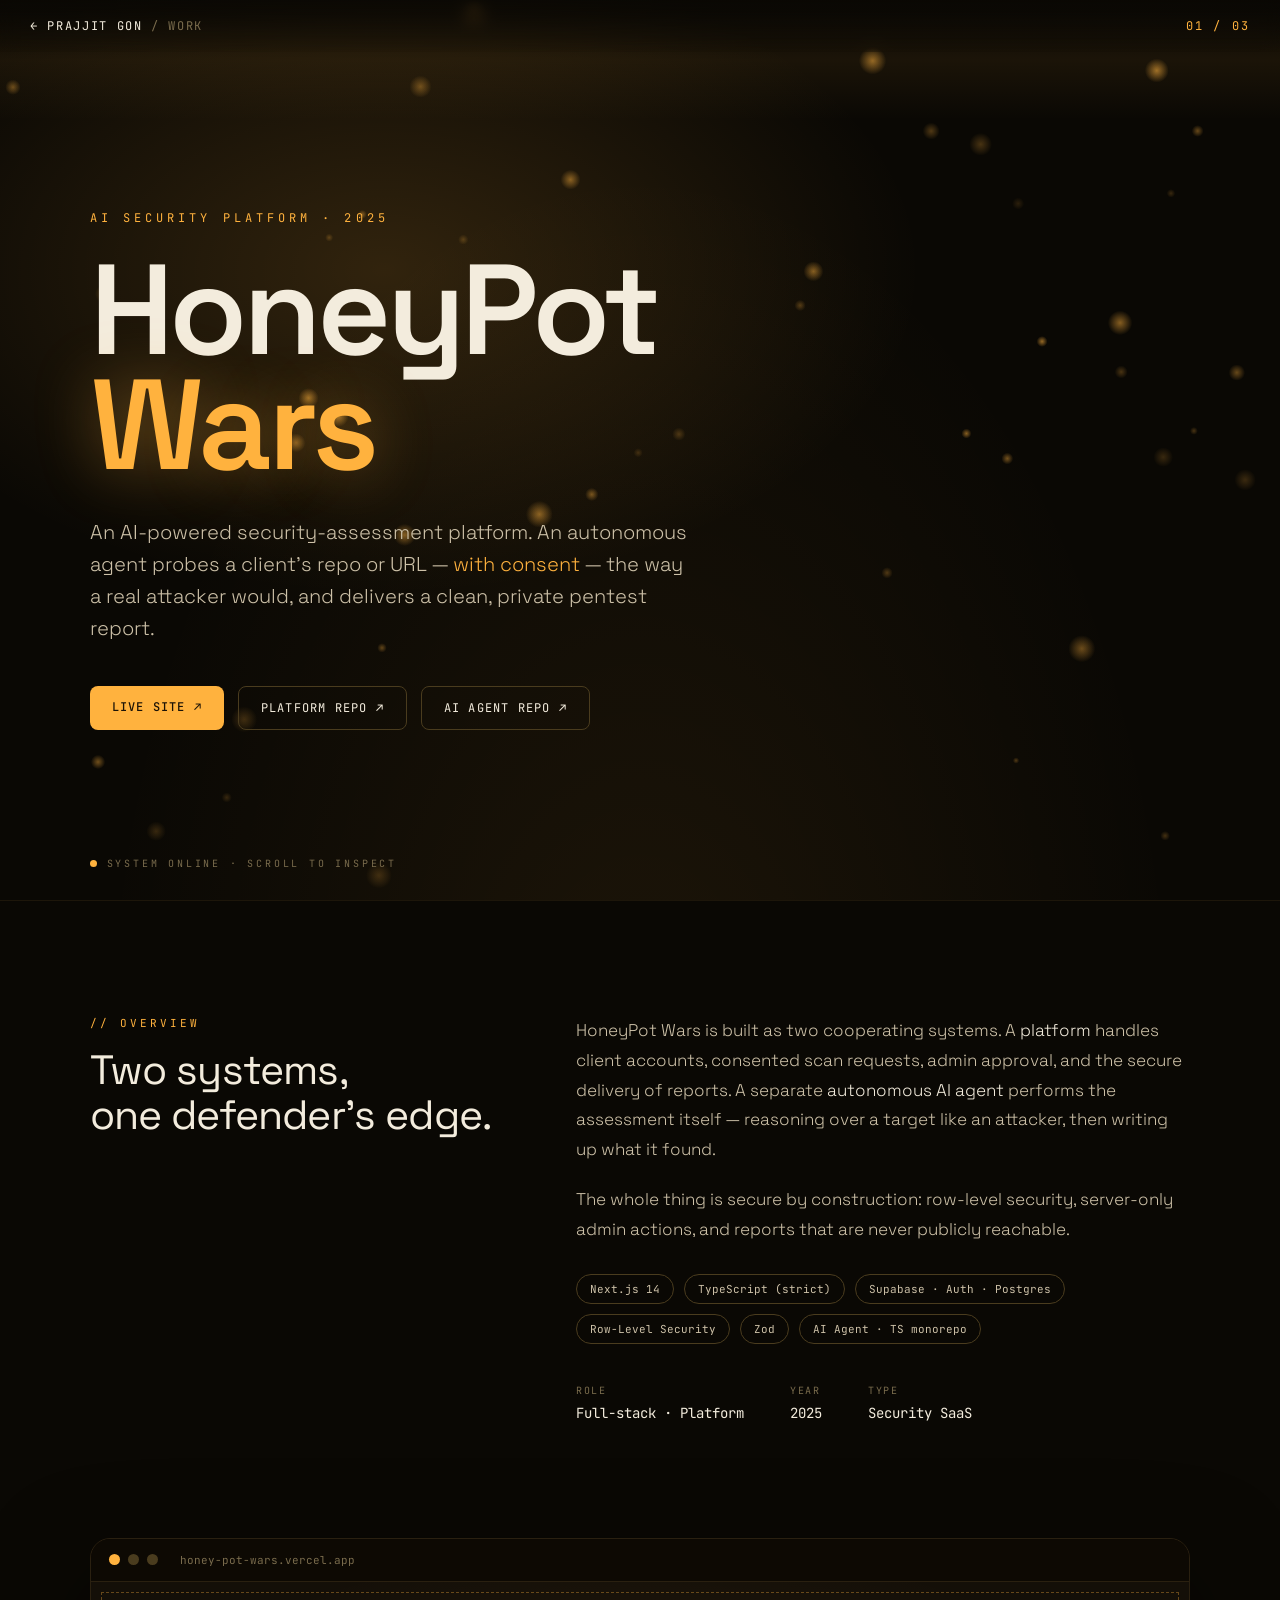
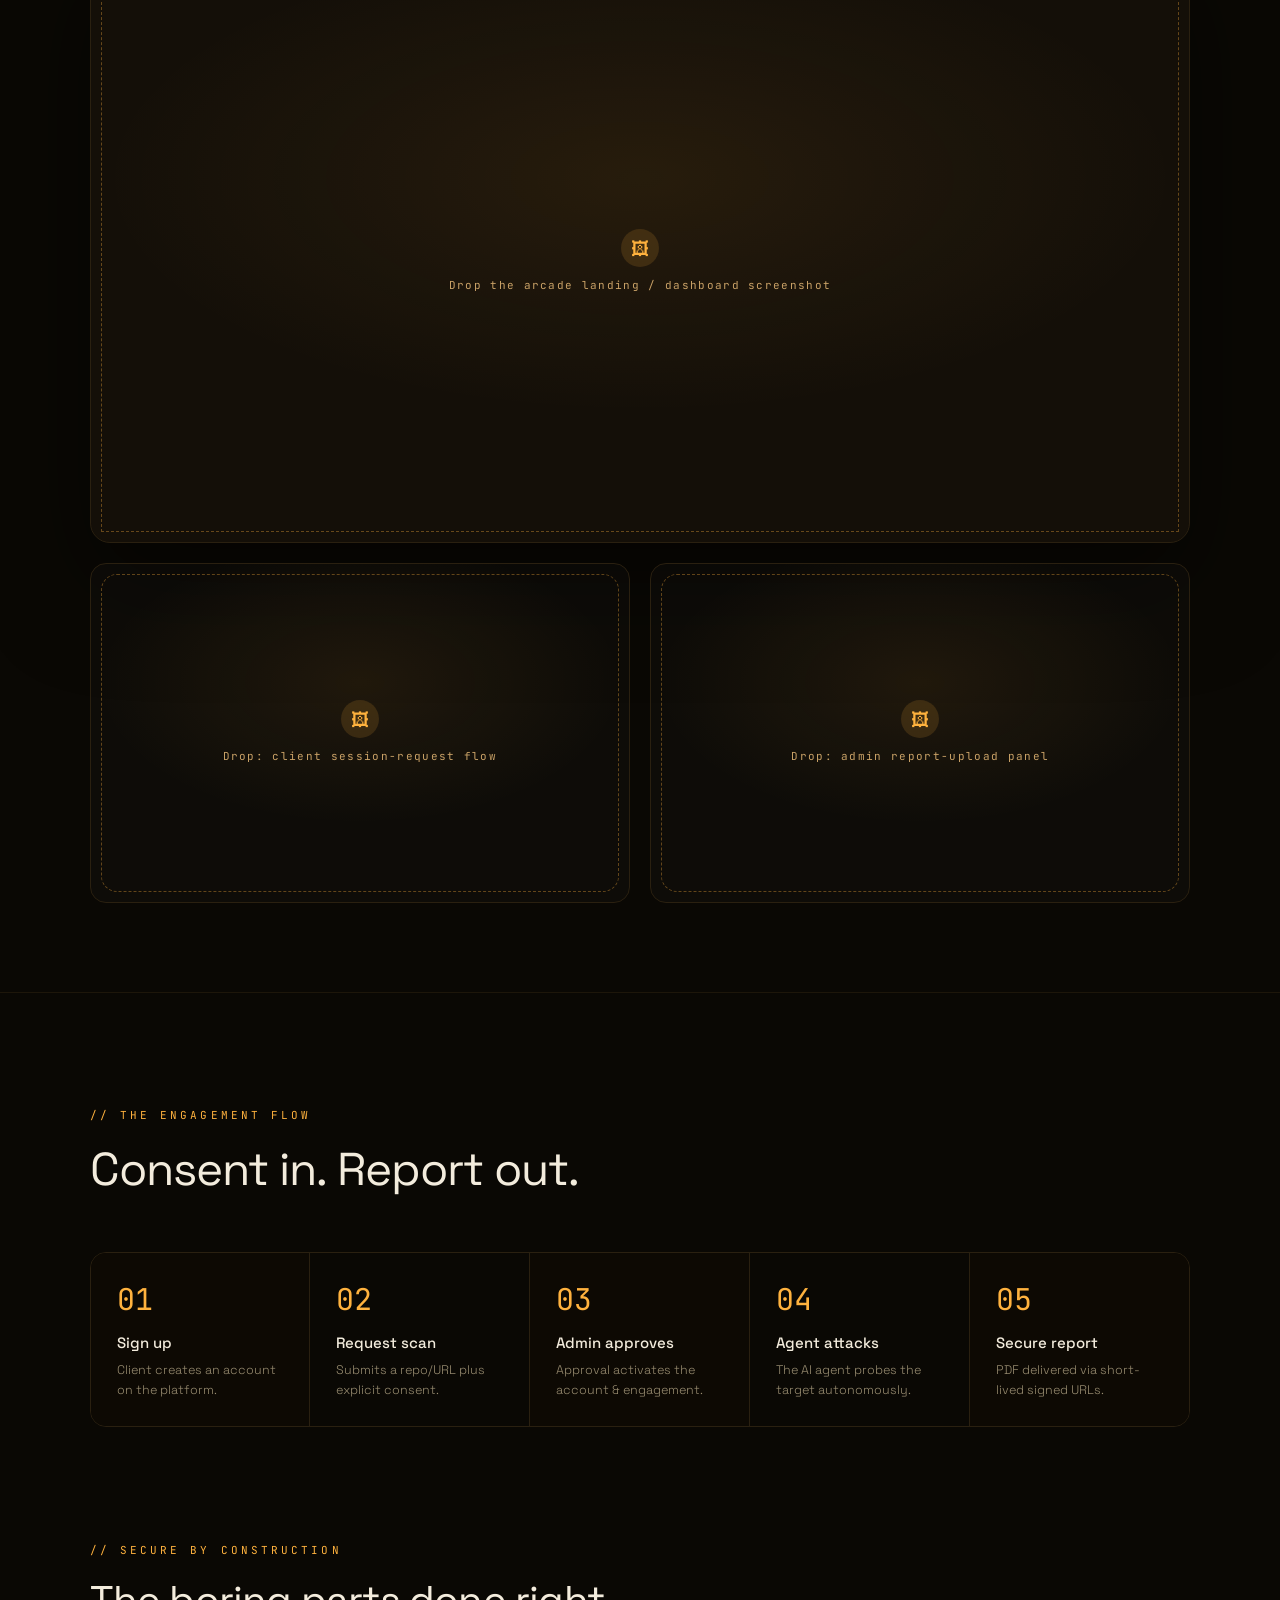
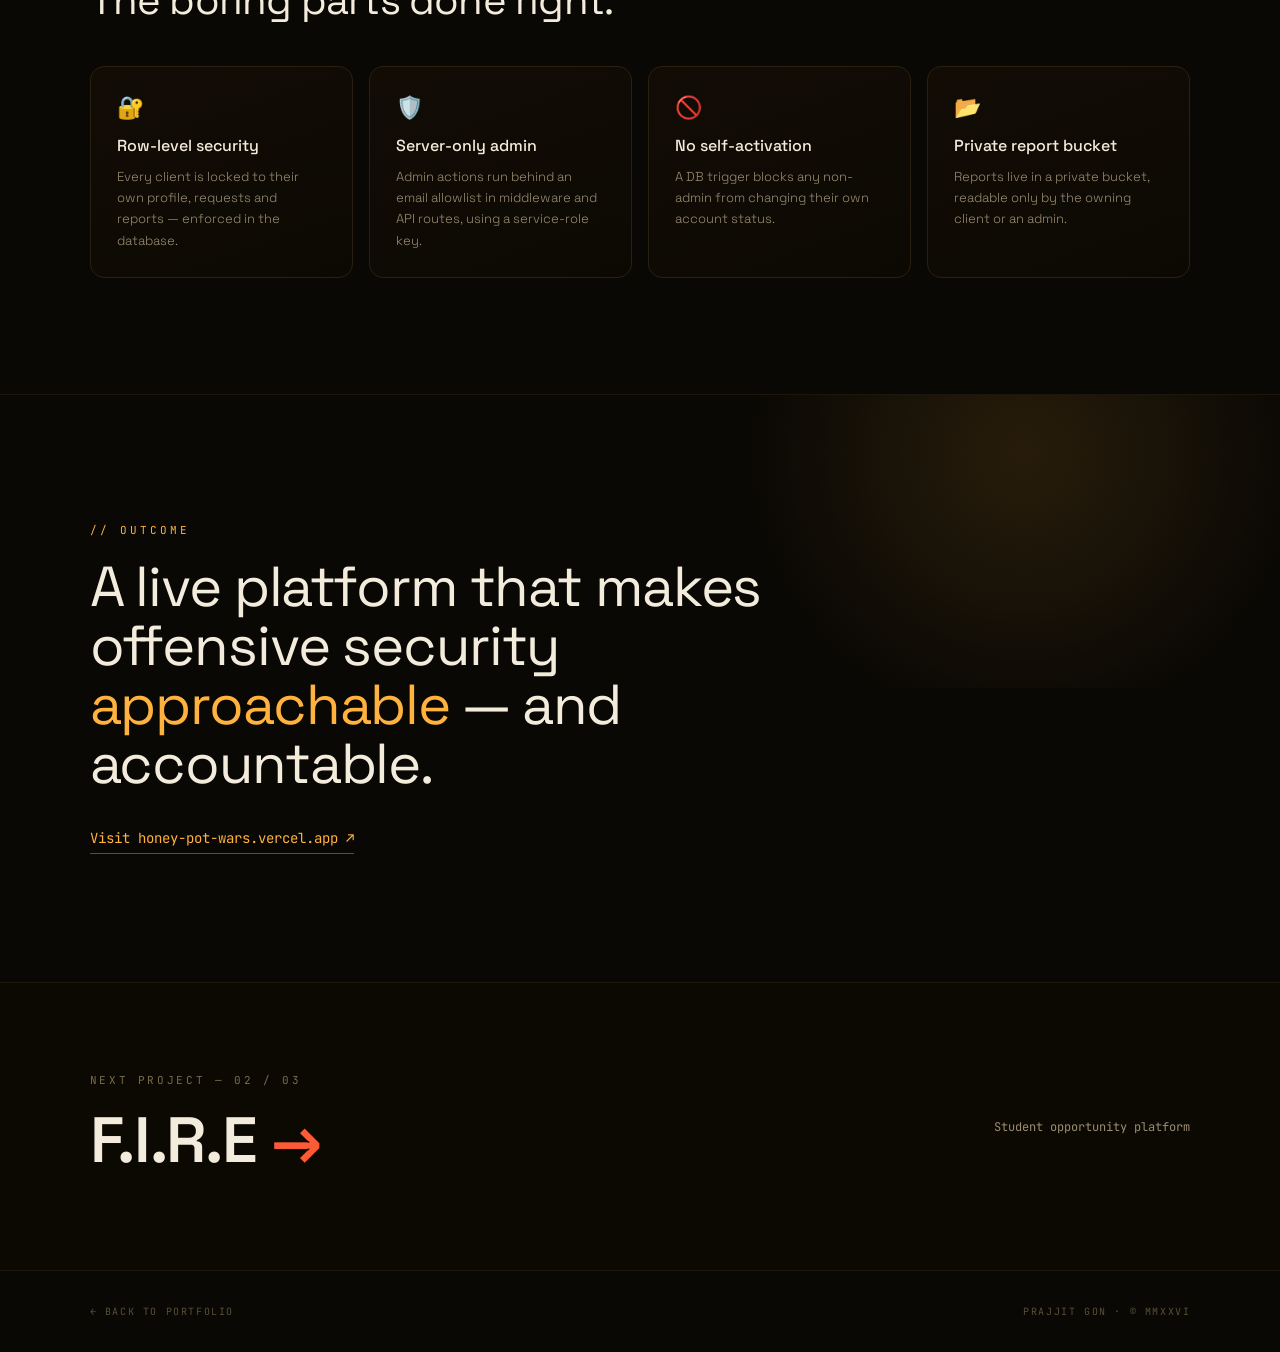
<file: honeypot-wars.html>
<!DOCTYPE html>
<html lang="en">
<head>
<meta charset="utf-8">
<meta name="viewport" content="width=device-width, initial-scale=1">
<title>HoneyPot Wars — Prajjit Gon</title>
<meta name="description" content="HoneyPot Wars — an AI-powered security-assessment platform. An autonomous agent probes a client's repo or URL with consent and delivers a private pentest report.">
<link rel="preconnect" href="https://fonts.googleapis.com">
<link rel="preconnect" href="https://fonts.gstatic.com" crossorigin>
<link href="https://fonts.googleapis.com/css2?family=Space+Grotesk:wght@300;400;500;600;700&family=JetBrains+Mono:wght@400;500;700&display=swap" rel="stylesheet">
<link rel="stylesheet" href="assets/css/base.css">
<style>
  body{background:#0a0804;color:#f3ecdd}
  ::selection{background:#FFB23E;color:#1a1206}
  @keyframes hpscan{0%{transform:translateY(-100%)}100%{transform:translateY(100vh)}}
  @keyframes hpfloat{0%,100%{transform:translateY(0)}50%{transform:translateY(-10px)}}
  @keyframes hpblink{0%,100%{opacity:1}50%{opacity:.2}}
</style>
</head>
<body>

<div style="position:relative;width:100%;background:#0a0804;">

  <header style="position:fixed;top:0;left:0;right:0;z-index:80;display:flex;align-items:center;justify-content:space-between;padding:18px 30px;backdrop-filter:blur(8px);background:linear-gradient(#0a0804cc,transparent);">
    <a href="index.html" style="font-family:'JetBrains Mono',monospace;font-size:12px;letter-spacing:.14em;color:#f3ecdd;display:flex;align-items:center;gap:8px;">← PRAJJIT&nbsp;GON <span style="color:#7a6c4d;">/ WORK</span></a>
    <span style="font-family:'JetBrains Mono',monospace;font-size:12px;letter-spacing:.18em;color:#FFB23E;">01 / 03</span>
  </header>

  <!-- HERO -->
  <section style="position:relative;min-height:100vh;display:flex;flex-direction:column;justify-content:center;padding:120px clamp(24px,7vw,110px) 80px;overflow:hidden;">
    <canvas data-fx style="position:absolute;inset:0;z-index:0;opacity:.9;"></canvas>
    <div style="position:absolute;inset:0;z-index:1;background:radial-gradient(ellipse 70% 60% at 30% 30%, rgba(255,178,62,.16), transparent 60%),radial-gradient(ellipse at 50% 120%, rgba(255,178,62,.08), transparent 60%);pointer-events:none;"></div>
    <div data-scanline style="position:absolute;left:0;right:0;top:0;height:120px;z-index:1;background:linear-gradient(180deg,transparent,rgba(255,178,62,.07),transparent);animation:hpscan 7s linear infinite;pointer-events:none;"></div>
    <div style="position:relative;z-index:2;max-width:1100px;">
      <div style="font-family:'JetBrains Mono',monospace;font-size:12px;letter-spacing:.34em;color:#FFB23E;margin-bottom:26px;">AI&nbsp;SECURITY&nbsp;PLATFORM&nbsp;·&nbsp;2025</div>
      <h1 style="margin:0;font-weight:600;font-size:clamp(48px,10vw,150px);line-height:.9;letter-spacing:-.035em;">HoneyPot<br><span style="color:#FFB23E;text-shadow:0 0 60px rgba(255,178,62,.4);">Wars</span></h1>
      <p style="margin:34px 0 0;max-width:600px;font-size:clamp(15px,1.8vw,20px);line-height:1.6;font-weight:300;color:#cdc1a8;">An AI-powered security-assessment platform. An autonomous agent probes a client's repo or URL — <span style="color:#FFB23E;">with consent</span> — the way a real attacker would, and delivers a clean, private pentest report.</p>
      <div style="display:flex;flex-wrap:wrap;gap:14px;margin-top:42px;font-family:'JetBrains Mono',monospace;font-size:12px;letter-spacing:.1em;">
        <a href="https://honey-pot-wars.vercel.app" target="_blank" rel="noopener" style="background:#FFB23E;color:#1a1206;padding:13px 22px;border-radius:8px;font-weight:500;">LIVE SITE ↗</a>
        <a href="https://github.com/AlienatedParanoia/HoneyPot-Wars" target="_blank" rel="noopener" style="border:1px solid #4a3c1e;color:#f3ecdd;padding:13px 22px;border-radius:8px;">PLATFORM REPO ↗</a>
        <a href="https://github.com/advaithprabhudev/HoneyPot-Wars" target="_blank" rel="noopener" style="border:1px solid #4a3c1e;color:#f3ecdd;padding:13px 22px;border-radius:8px;">AI AGENT REPO ↗</a>
      </div>
    </div>
    <div style="position:absolute;bottom:30px;left:clamp(24px,7vw,110px);z-index:2;font-family:'JetBrains Mono',monospace;font-size:10px;letter-spacing:.28em;color:#7a6c4d;display:flex;align-items:center;gap:10px;"><span style="width:7px;height:7px;border-radius:50%;background:#FFB23E;animation:hpblink 1.4s infinite;"></span>SYSTEM ONLINE · SCROLL TO INSPECT</div>
  </section>

  <!-- OVERVIEW -->
  <section style="position:relative;padding:clamp(60px,9vw,130px) clamp(24px,7vw,110px);border-top:1px solid #1d160a;">
    <div data-reveal style="display:grid;grid-template-columns:.8fr 1.2fr;gap:clamp(30px,6vw,90px);align-items:start;">
      <div>
        <div style="font-family:'JetBrains Mono',monospace;font-size:11px;letter-spacing:.28em;color:#FFB23E;margin-bottom:18px;">// OVERVIEW</div>
        <h2 style="margin:0;font-weight:400;font-size:clamp(26px,3.2vw,42px);line-height:1.1;letter-spacing:-.02em;">Two systems,<br>one defender's edge.</h2>
      </div>
      <div>
        <p style="margin:0;font-size:17px;line-height:1.75;font-weight:300;color:#cdc1a8;">HoneyPot Wars is built as two cooperating systems. A <span style="color:#f3ecdd;">platform</span> handles client accounts, consented scan requests, admin approval, and the secure delivery of reports. A separate <span style="color:#f3ecdd;">autonomous AI agent</span> performs the assessment itself — reasoning over a target like an attacker, then writing up what it found.</p>
        <p style="margin:20px 0 0;font-size:17px;line-height:1.75;font-weight:300;color:#cdc1a8;">The whole thing is secure by construction: row-level security, server-only admin actions, and reports that are never publicly reachable.</p>
        <div style="display:flex;flex-wrap:wrap;gap:10px;margin-top:30px;font-family:'JetBrains Mono',monospace;font-size:11px;">
          <span style="border:1px solid #4a3c1e;color:#cdc1a8;padding:7px 13px;border-radius:30px;">Next.js 14</span>
          <span style="border:1px solid #4a3c1e;color:#cdc1a8;padding:7px 13px;border-radius:30px;">TypeScript (strict)</span>
          <span style="border:1px solid #4a3c1e;color:#cdc1a8;padding:7px 13px;border-radius:30px;">Supabase · Auth · Postgres</span>
          <span style="border:1px solid #4a3c1e;color:#cdc1a8;padding:7px 13px;border-radius:30px;">Row-Level Security</span>
          <span style="border:1px solid #4a3c1e;color:#cdc1a8;padding:7px 13px;border-radius:30px;">Zod</span>
          <span style="border:1px solid #4a3c1e;color:#cdc1a8;padding:7px 13px;border-radius:30px;">AI Agent · TS monorepo</span>
        </div>
        <div style="display:flex;gap:46px;margin-top:40px;font-family:'JetBrains Mono',monospace;">
          <div><div style="font-size:10px;letter-spacing:.16em;color:#7a6c4d;margin-bottom:7px;">ROLE</div><div style="font-size:14px;">Full-stack · Platform</div></div>
          <div><div style="font-size:10px;letter-spacing:.16em;color:#7a6c4d;margin-bottom:7px;">YEAR</div><div style="font-size:14px;">2025</div></div>
          <div><div style="font-size:10px;letter-spacing:.16em;color:#7a6c4d;margin-bottom:7px;">TYPE</div><div style="font-size:14px;">Security SaaS</div></div>
        </div>
      </div>
    </div>
  </section>

  <!-- SHOWCASE -->
  <section style="position:relative;padding:0 clamp(24px,7vw,110px) clamp(50px,7vw,90px);">
    <div data-reveal style="position:relative;border-radius:20px;overflow:hidden;border:1px solid #2a2010;background:#100b04;box-shadow:0 40px 100px rgba(0,0,0,.5);">
      <div style="display:flex;align-items:center;gap:8px;padding:14px 18px;border-bottom:1px solid #2a2010;background:#0d0903;">
        <span style="width:11px;height:11px;border-radius:50%;background:#FFB23E;"></span>
        <span style="width:11px;height:11px;border-radius:50%;background:#4a3c1e;"></span>
        <span style="width:11px;height:11px;border-radius:50%;background:#4a3c1e;"></span>
        <span style="margin-left:14px;font-family:'JetBrains Mono',monospace;font-size:11px;color:#7a6c4d;">honey-pot-wars.vercel.app</span>
      </div>
      <div class="img-slot" style="--accent:#FFB23E;width:100%;height:clamp(300px,44vw,560px);">
        <span class="img-slot__icon">🖼</span>
        <span class="img-slot__caption">Drop the arcade landing / dashboard screenshot</span>
      </div>
    </div>
    <div data-reveal style="display:grid;grid-template-columns:1fr 1fr;gap:20px;margin-top:20px;">
      <div class="img-slot" style="--accent:#FFB23E;width:100%;height:clamp(220px,30vw,340px);border:1px solid #2a2010;border-radius:16px;">
        <span class="img-slot__icon">🖼</span>
        <span class="img-slot__caption">Drop: client session-request flow</span>
      </div>
      <div class="img-slot" style="--accent:#FFB23E;width:100%;height:clamp(220px,30vw,340px);border:1px solid #2a2010;border-radius:16px;">
        <span class="img-slot__icon">🖼</span>
        <span class="img-slot__caption">Drop: admin report-upload panel</span>
      </div>
    </div>
  </section>

  <!-- FLOW -->
  <section style="position:relative;padding:clamp(60px,9vw,130px) clamp(24px,7vw,110px);border-top:1px solid #1d160a;">
    <div data-reveal style="margin-bottom:54px;">
      <div style="font-family:'JetBrains Mono',monospace;font-size:11px;letter-spacing:.28em;color:#FFB23E;margin-bottom:18px;">// THE ENGAGEMENT FLOW</div>
      <h2 style="margin:0;font-weight:400;font-size:clamp(26px,3.6vw,48px);letter-spacing:-.02em;">Consent in. Report out.</h2>
    </div>
    <div data-reveal style="display:grid;grid-template-columns:repeat(5,1fr);gap:0;border:1px solid #2a2010;border-radius:16px;overflow:hidden;">
      <div style="padding:26px;border-right:1px solid #2a2010;background:#0d0903;"><div style="font-family:'JetBrains Mono',monospace;font-size:30px;color:#FFB23E;">01</div><div style="font-size:15px;font-weight:500;margin-top:14px;">Sign up</div><p style="margin:8px 0 0;font-size:12.5px;line-height:1.6;color:#9a8e72;font-weight:300;">Client creates an account on the platform.</p></div>
      <div style="padding:26px;border-right:1px solid #2a2010;"><div style="font-family:'JetBrains Mono',monospace;font-size:30px;color:#FFB23E;">02</div><div style="font-size:15px;font-weight:500;margin-top:14px;">Request scan</div><p style="margin:8px 0 0;font-size:12.5px;line-height:1.6;color:#9a8e72;font-weight:300;">Submits a repo/URL plus explicit consent.</p></div>
      <div style="padding:26px;border-right:1px solid #2a2010;background:#0d0903;"><div style="font-family:'JetBrains Mono',monospace;font-size:30px;color:#FFB23E;">03</div><div style="font-size:15px;font-weight:500;margin-top:14px;">Admin approves</div><p style="margin:8px 0 0;font-size:12.5px;line-height:1.6;color:#9a8e72;font-weight:300;">Approval activates the account & engagement.</p></div>
      <div style="padding:26px;border-right:1px solid #2a2010;"><div style="font-family:'JetBrains Mono',monospace;font-size:30px;color:#FFB23E;">04</div><div style="font-size:15px;font-weight:500;margin-top:14px;">Agent attacks</div><p style="margin:8px 0 0;font-size:12.5px;line-height:1.6;color:#9a8e72;font-weight:300;">The AI agent probes the target autonomously.</p></div>
      <div style="padding:26px;background:#0d0903;"><div style="font-family:'JetBrains Mono',monospace;font-size:30px;color:#FFB23E;">05</div><div style="font-size:15px;font-weight:500;margin-top:14px;">Secure report</div><p style="margin:8px 0 0;font-size:12.5px;line-height:1.6;color:#9a8e72;font-weight:300;">PDF delivered via short-lived signed URLs.</p></div>
    </div>
  </section>

  <!-- SECURITY GRID -->
  <section style="position:relative;padding:0 clamp(24px,7vw,110px) clamp(60px,9vw,130px);">
    <div data-reveal style="margin-bottom:40px;">
      <div style="font-family:'JetBrains Mono',monospace;font-size:11px;letter-spacing:.28em;color:#FFB23E;margin-bottom:18px;">// SECURE BY CONSTRUCTION</div>
      <h2 style="margin:0;font-weight:400;font-size:clamp(24px,3.2vw,40px);letter-spacing:-.02em;">The boring parts done right.</h2>
    </div>
    <div data-reveal style="display:grid;grid-template-columns:repeat(auto-fit,minmax(240px,1fr));gap:16px;">
      <div style="border:1px solid #2a2010;border-radius:14px;padding:26px;background:linear-gradient(160deg,#120c05,#0c0903);"><div style="font-size:22px;margin-bottom:14px;">🔐</div><div style="font-size:16px;font-weight:500;">Row-level security</div><p style="margin:10px 0 0;font-size:13px;line-height:1.65;color:#9a8e72;font-weight:300;">Every client is locked to their own profile, requests and reports — enforced in the database.</p></div>
      <div style="border:1px solid #2a2010;border-radius:14px;padding:26px;background:linear-gradient(160deg,#120c05,#0c0903);"><div style="font-size:22px;margin-bottom:14px;">🛡️</div><div style="font-size:16px;font-weight:500;">Server-only admin</div><p style="margin:10px 0 0;font-size:13px;line-height:1.65;color:#9a8e72;font-weight:300;">Admin actions run behind an email allowlist in middleware and API routes, using a service-role key.</p></div>
      <div style="border:1px solid #2a2010;border-radius:14px;padding:26px;background:linear-gradient(160deg,#120c05,#0c0903);"><div style="font-size:22px;margin-bottom:14px;">🚫</div><div style="font-size:16px;font-weight:500;">No self-activation</div><p style="margin:10px 0 0;font-size:13px;line-height:1.65;color:#9a8e72;font-weight:300;">A DB trigger blocks any non-admin from changing their own account status.</p></div>
      <div style="border:1px solid #2a2010;border-radius:14px;padding:26px;background:linear-gradient(160deg,#120c05,#0c0903);"><div style="font-size:22px;margin-bottom:14px;">📂</div><div style="font-size:16px;font-weight:500;">Private report bucket</div><p style="margin:10px 0 0;font-size:13px;line-height:1.65;color:#9a8e72;font-weight:300;">Reports live in a private bucket, readable only by the owning client or an admin.</p></div>
    </div>
  </section>

  <!-- OUTCOME -->
  <section style="position:relative;padding:clamp(70px,10vw,140px) clamp(24px,7vw,110px);border-top:1px solid #1d160a;overflow:hidden;">
    <div style="position:absolute;top:-30%;right:-5%;width:50%;height:80%;background:radial-gradient(circle,rgba(255,178,62,.12),transparent 70%);pointer-events:none;"></div>
    <div data-reveal style="position:relative;z-index:2;max-width:760px;">
      <div style="font-family:'JetBrains Mono',monospace;font-size:11px;letter-spacing:.28em;color:#FFB23E;margin-bottom:20px;">// OUTCOME</div>
      <h2 style="margin:0;font-weight:400;font-size:clamp(28px,4.4vw,58px);line-height:1.05;letter-spacing:-.02em;">A live platform that makes offensive security <span style="color:#FFB23E;">approachable</span> — and accountable.</h2>
      <a href="https://honey-pot-wars.vercel.app" target="_blank" rel="noopener" style="display:inline-flex;align-items:center;gap:10px;margin-top:36px;font-family:'JetBrains Mono',monospace;font-size:14px;color:#FFB23E;border-bottom:1px solid rgba(255,178,62,.4);padding-bottom:6px;">Visit honey-pot-wars.vercel.app ↗</a>
    </div>
  </section>

  <!-- NEXT -->
  <a href="fire.html" style="display:block;position:relative;padding:clamp(50px,7vw,90px) clamp(24px,7vw,110px);border-top:1px solid #1d160a;background:#0c0903;">
    <div style="display:flex;justify-content:space-between;align-items:center;flex-wrap:wrap;gap:16px;">
      <div>
        <div style="font-family:'JetBrains Mono',monospace;font-size:11px;letter-spacing:.24em;color:#7a6c4d;margin-bottom:12px;">NEXT PROJECT — 02 / 03</div>
        <div style="font-size:clamp(30px,5vw,64px);font-weight:600;letter-spacing:-.02em;color:#f3ecdd;">F.I.R.E <span style="color:#FF5A36;">→</span></div>
      </div>
      <span style="font-family:'JetBrains Mono',monospace;font-size:12px;color:#9a8e72;">Student opportunity platform</span>
    </div>
  </a>

  <footer style="padding:34px clamp(24px,7vw,110px);border-top:1px solid #1d160a;display:flex;justify-content:space-between;flex-wrap:wrap;gap:12px;font-family:'JetBrains Mono',monospace;font-size:10px;letter-spacing:.16em;color:#5a4f37;">
    <a href="index.html">← BACK TO PORTFOLIO</a>
    <span>PRAJJIT GON · © MMXXVI</span>
  </footer>

</div>

<script src="assets/js/honeypot.js"></script>
</body>
</html>
</file>
<file: assets/css/base.css>
/* ===========================================================================
   base.css — shared reset + typography for the Prajjit Gon portfolio.
   Each page sets its own body background / text color / ::selection and any
   page-specific @keyframes in a small inline <style> block in its <head>.
   =========================================================================== */

html { scroll-behavior: smooth; }
html, body { margin: 0; padding: 0; }
*, *::before, *::after { box-sizing: border-box; }

body {
  font-family: 'Space Grotesk', system-ui, sans-serif;
  -webkit-font-smoothing: antialiased;
  overflow-x: hidden;
}

a { color: inherit; text-decoration: none; }
canvas { display: block; }

/* Spline loading-spinner (the prototype relied on a global `spin` keyframe). */
@keyframes spin { to { transform: rotate(360deg); } }

/* Reveal-on-scroll wrapper used by the three project pages. */
[data-reveal] {
  opacity: 0;
  transform: translateY(28px);
  transition: opacity .9s cubic-bezier(.2, .7, .2, 1),
              transform .9s cubic-bezier(.2, .7, .2, 1);
}
[data-reveal].in { opacity: 1; transform: none; }

/* -----------------------------------------------------------------------
   Image placeholder (project showcase slots). Replaces the prototype's
   <image-slot> drag-drop web component with a static captioned placeholder.
   Per-page accent is set via the inline `--accent` custom property; swap in
   a real <img> later without touching layout.
   ----------------------------------------------------------------------- */
.img-slot {
  display: flex;
  flex-direction: column;
  align-items: center;
  justify-content: center;
  gap: 10px;
  text-align: center;
  padding: 18px;
  background:
    radial-gradient(ellipse 70% 60% at 50% 35%,
      color-mix(in srgb, var(--accent, #36E0E6) 8%, transparent), transparent 70%),
    rgba(255, 255, 255, .015);
  position: relative;
  overflow: hidden;
}
.img-slot::after {
  content: "";
  position: absolute;
  inset: 10px;
  border: 1.5px dashed color-mix(in srgb, var(--accent, #36E0E6) 35%, transparent);
  border-radius: inherit;
  pointer-events: none;
}
.img-slot .img-slot__icon {
  width: 38px; height: 38px;
  display: flex; align-items: center; justify-content: center;
  border-radius: 50%;
  background: color-mix(in srgb, var(--accent, #36E0E6) 14%, transparent);
  color: var(--accent, #36E0E6);
  font-size: 18px;
}
.img-slot .img-slot__caption {
  font-family: 'JetBrains Mono', monospace;
  font-size: 11px;
  letter-spacing: .12em;
  line-height: 1.5;
  color: color-mix(in srgb, var(--accent, #36E0E6) 55%, #8a8f99);
  max-width: 80%;
}
.img-slot img { width: 100%; height: 100%; object-fit: cover; display: block; }
</file>
